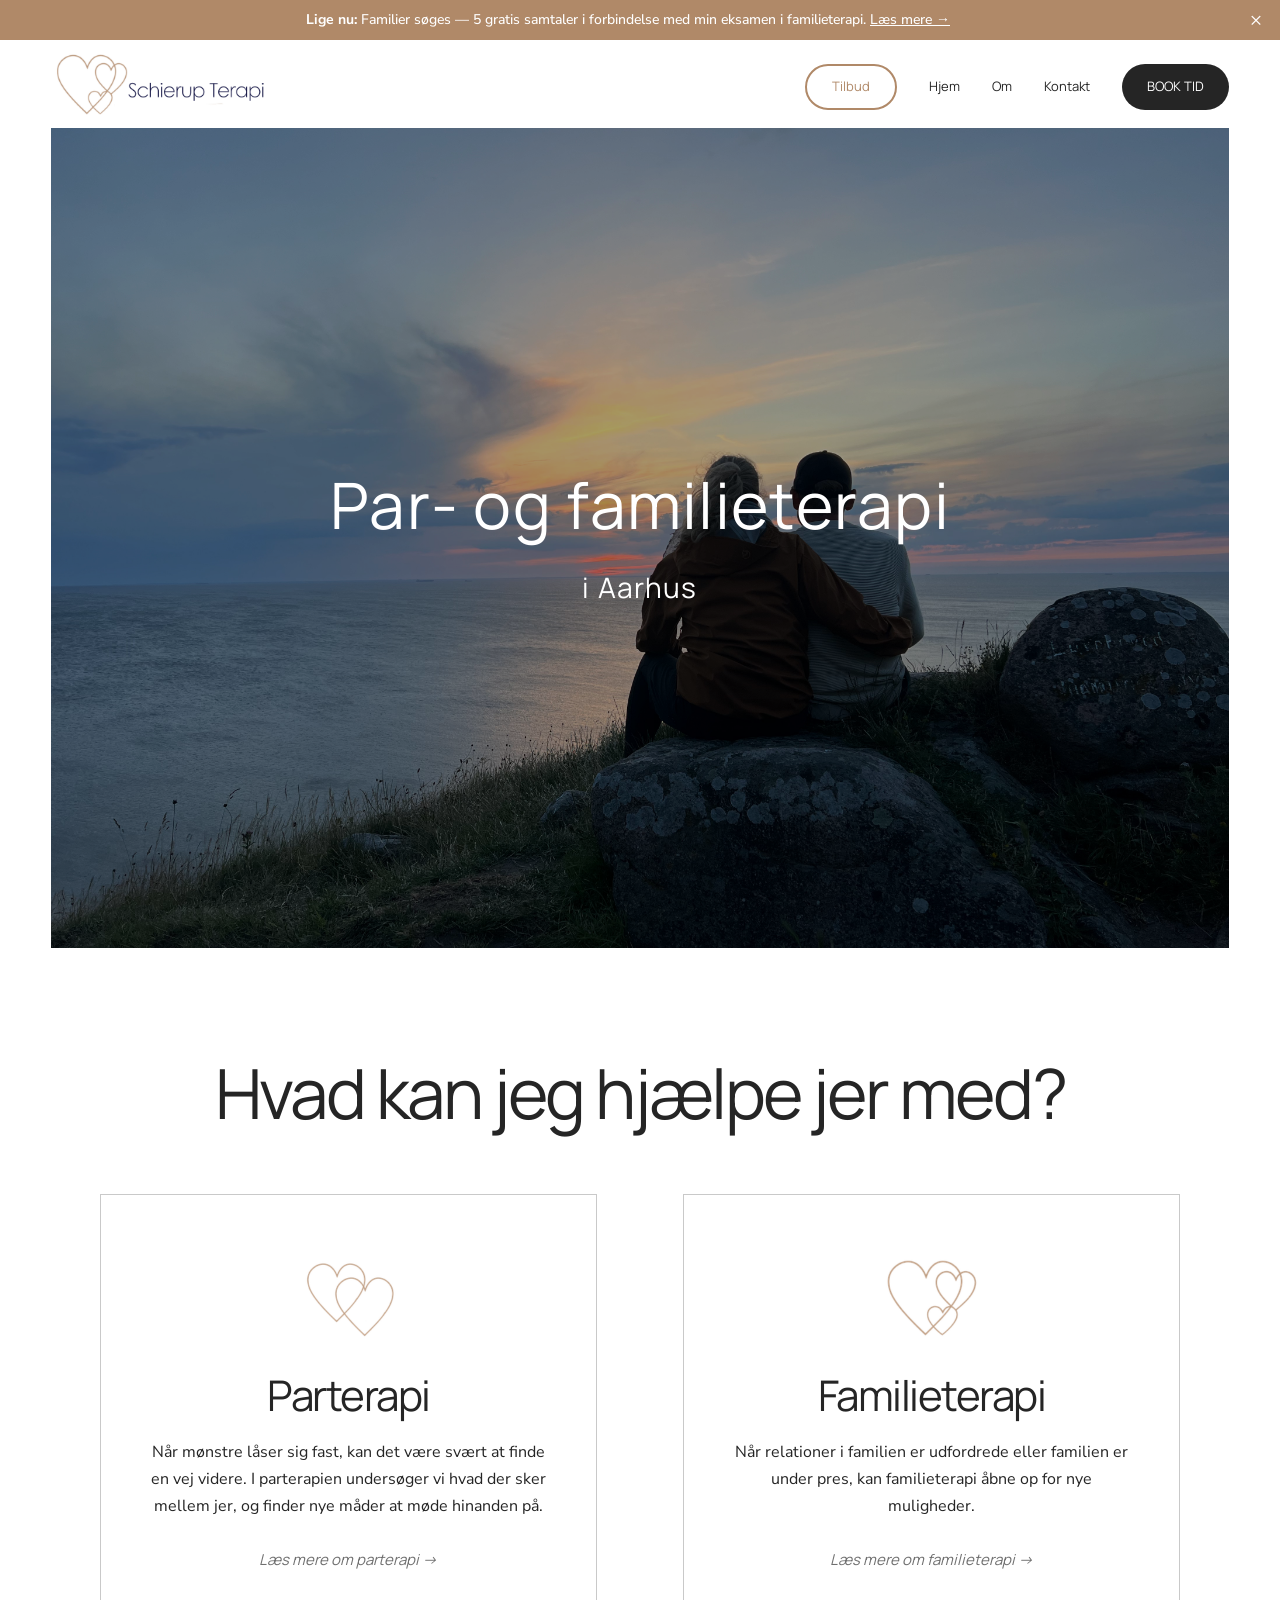
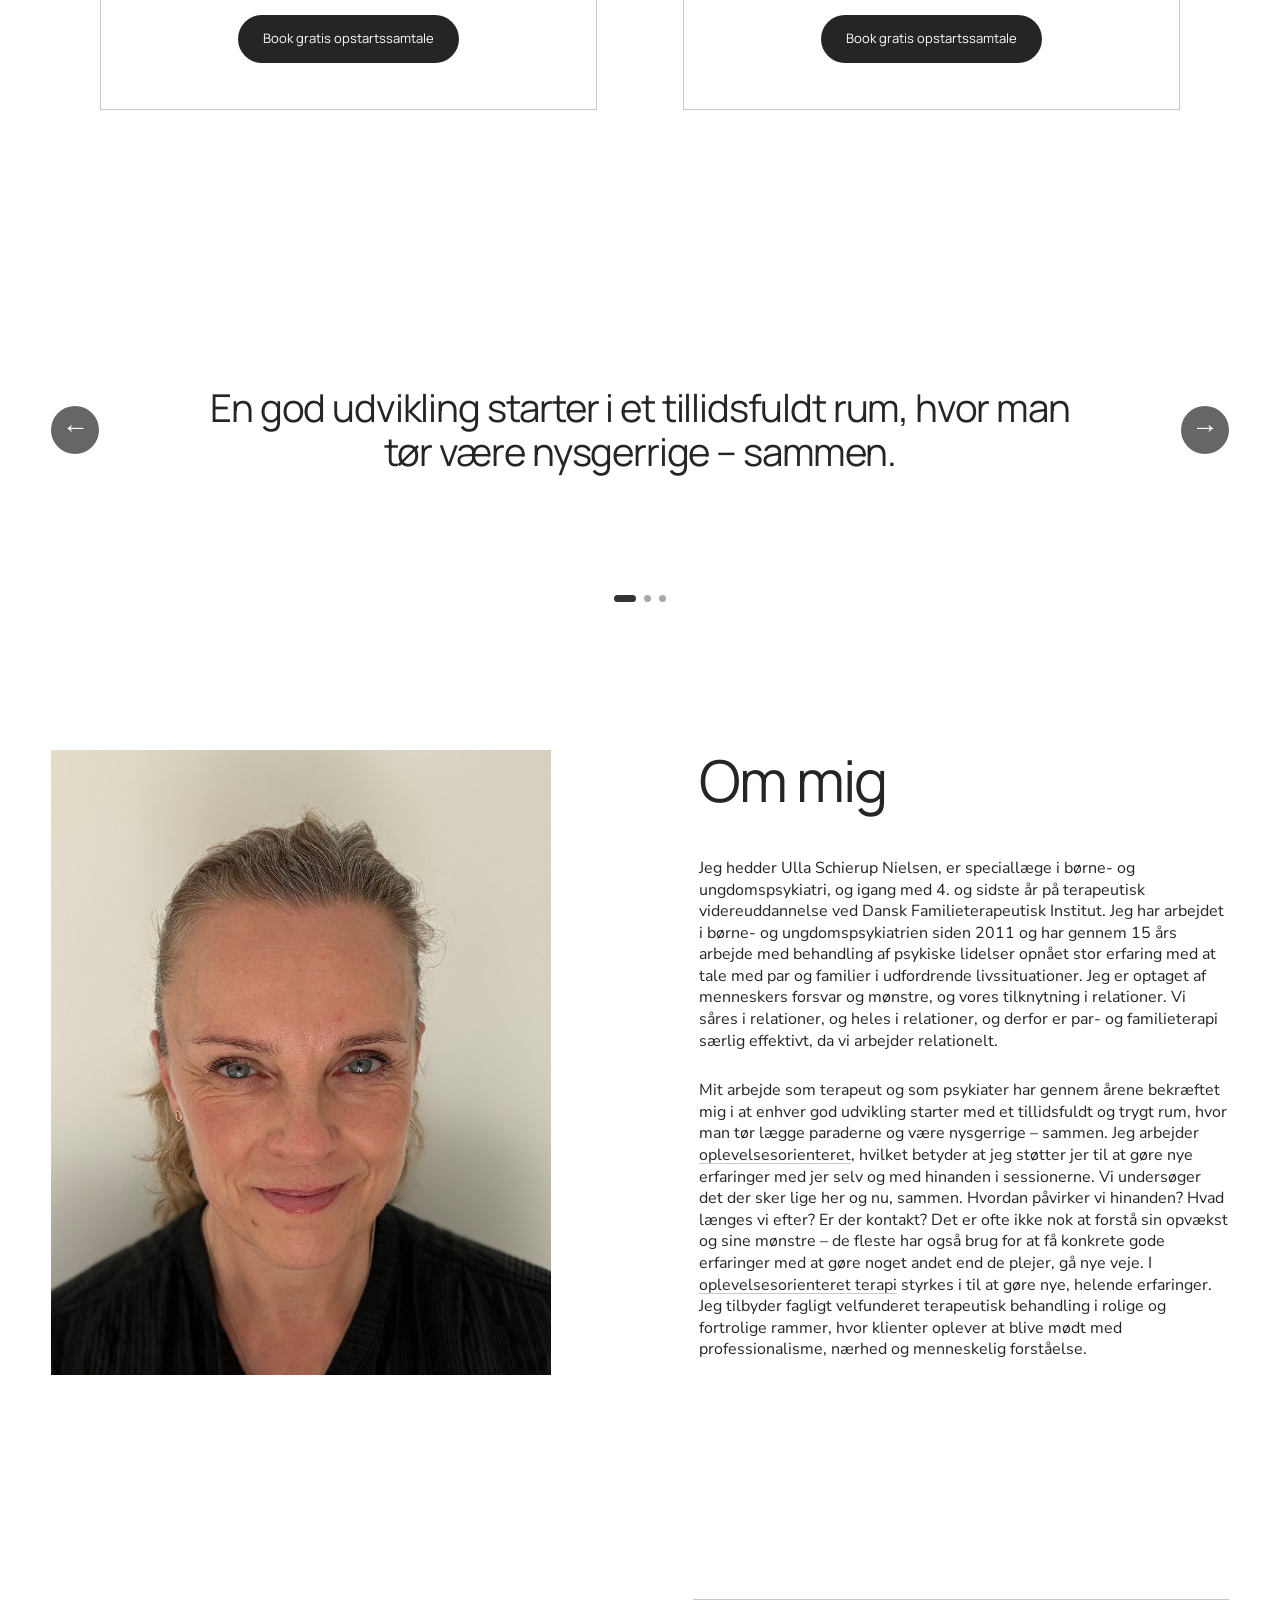
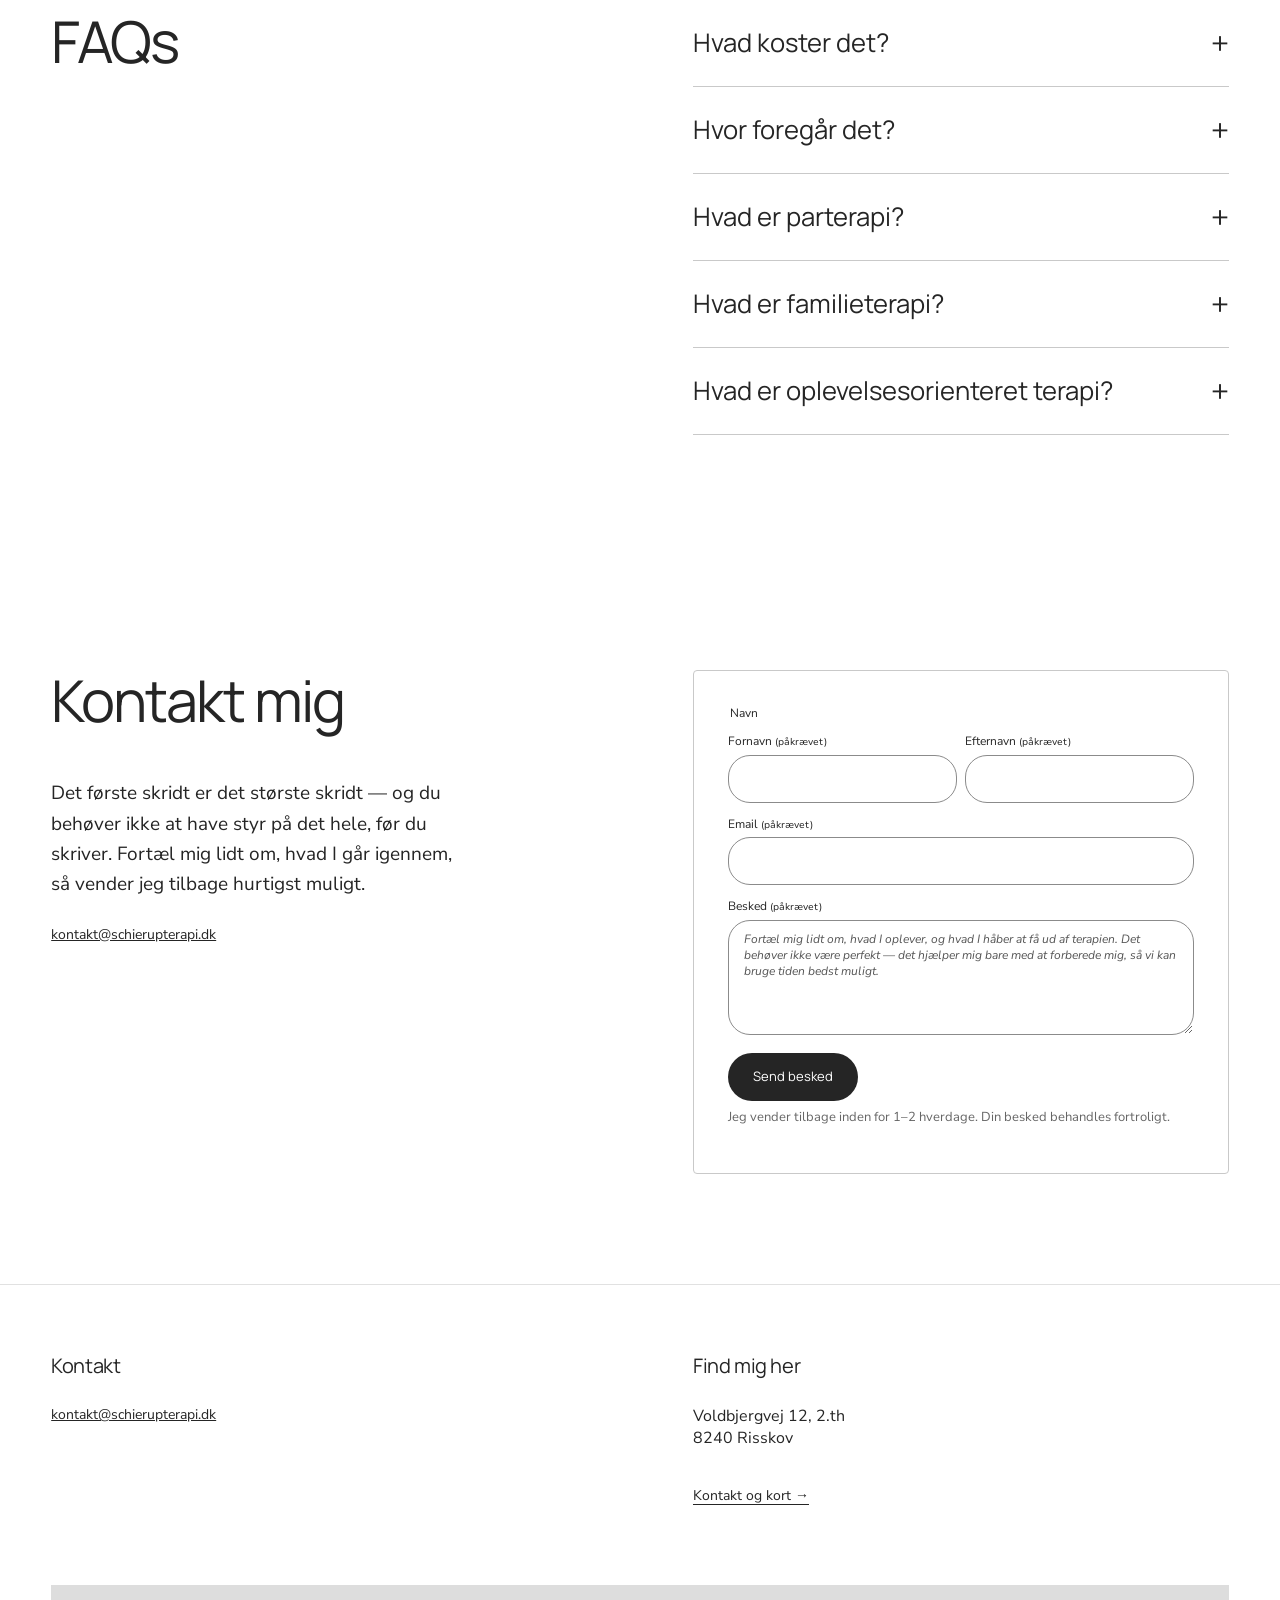
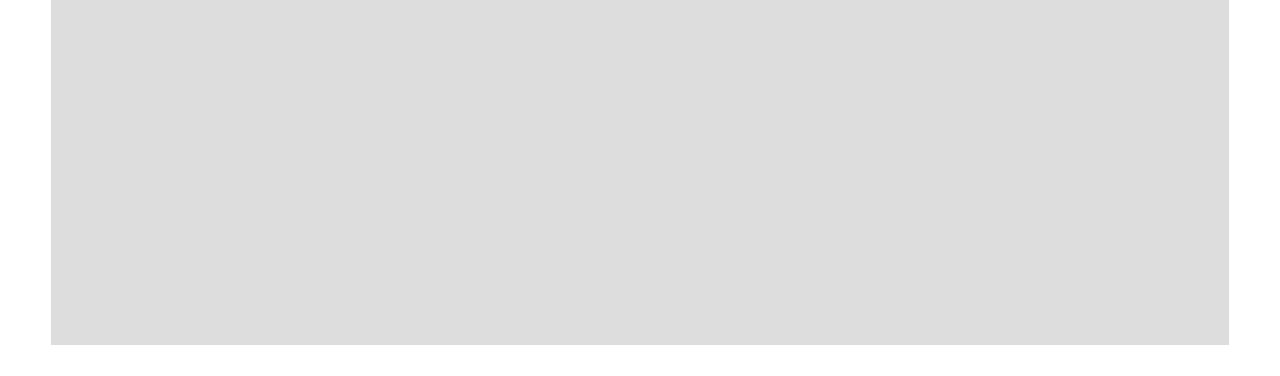
<file: index.html>
<!doctype html>
<html lang="da">
<head>
  <meta charset="utf-8">
  <meta name="viewport" content="width=device-width, initial-scale=1">
  <meta name="description" content="Parterapi og familieterapi i Aarhus/Risskov ved Ulla Schierup Nielsen. Få hjælp til relationer, konflikter og familieliv. Book gratis opstartssamtale.">
<link rel="canonical" href="https://www.schierupterapi.dk/">
<meta property="og:title" content="Schierup Terapi — Parterapi og familieterapi i Aarhus">
<meta property="og:description" content="Parterapi og familieterapi i Aarhus/Risskov. Få hjælp til relationer, konflikter og familieliv. Book gratis opstartssamtale.">
<meta property="og:type" content="website">
<meta property="og:url" content="https://www.schierupterapi.dk/">
  <title>Schierup Terapi — Parterapi og familieterapi i Aarhus</title>
  <link rel="icon" type="image/png" sizes="32x32" href="assets/sitelogo.png?v=4" sizes="200x200">
  <link rel="shortcut icon" href="assets/sitelogo.png?v=4">
  <link rel="icon" type="image/png" sizes="180x180" href="assets/sitelogo.png?v=4" sizes="200x200">
  <link rel="apple-touch-icon" href="assets/sitelogo.png?v=4" sizes="200x200">
  <link rel="preconnect" href="https://fonts.googleapis.com">
  <link rel="preconnect" href="https://fonts.gstatic.com" crossorigin>
  <link href="https://fonts.googleapis.com/css2?family=Manrope:wght@400;500;700&family=Nunito+Sans:ital,wght@0,400;0,700;1,400&display=swap" rel="stylesheet">
  <link rel="stylesheet" href="styles.css?v=18">
<script type="application/ld+json">
{
  "@context": "https://schema.org",
  "@type": "LocalBusiness",
  "name": "Schierup Terapi",
  "description": "Parterapi og familieterapi i Aarhus/Risskov",
  "url": "https://www.schierupterapi.dk/",
  "email": "kontakt@schierupterapi.dk",
  "address": {
    "@type": "PostalAddress",
    "streetAddress": "Voldbjergvej 12, 2. th",
    "postalCode": "8240",
    "addressLocality": "Risskov",
    "addressCountry": "DK"
  },
  "areaServed": "Aarhus"
}
</script>
</head>
<body>
  <div class="site-banner" id="site-banner" role="region" aria-label="Tilbud">
    <a class="site-banner-link" href="tilbud"><strong>Lige nu:</strong> Familier søges — 5 gratis samtaler i forbindelse med min eksamen i familieterapi. <span class="banner-cta">Læs mere →</span></a>
    <button class="site-banner-close" type="button" aria-label="Luk banner" data-banner-close>×</button>
  </div>
  <a class="skip-link" href="#main">Gå til indhold</a>
  <header class="site-header">
    <a class="brand" href="#top" aria-label="Schierup Terapi – forside"><img src="assets/logo.png" alt="Schierup Terapi"></a>
    <button class="menu-toggle" type="button" aria-expanded="false" aria-controls="navigation"><span></span><span></span><span></span><span class="sr-only">Åbn menu</span></button>
    <nav id="navigation" aria-label="Hovedmenu">
      <a class="button button-offer" href="tilbud">Tilbud</a><a href="/">Hjem</a><a href="om">Om</a>
      <a href="kontakt">Kontakt</a>
      <a class="button button-header" href="book">BOOK TID</a>
    </nav>
  </header>

  <main id="main">
    <section class="hero" id="top" aria-label="Par- og familieterapi">
      <img src="assets/hero.jpg" alt="Yogaøvelse i et lyst rum" fetchpriority="high" decoding="async">
      <div class="hero-shade"></div>
      <div class="hero-content">
        <blockquote>Par- og familieterapi</blockquote>
        <cite>i Aarhus</cite>
      </div>
    </section>

    <section class="services section-shell">
      <h1>Hvad kan jeg hjælpe jer med?</h1>
      <div class="service-cards">
        <article class="service-card">
          <img class="service-icon" src="assets/parterapi.png" alt="" loading="lazy" decoding="async">
          <h2>Parterapi</h2>
          <p>Når mønstre låser sig fast, kan det være svært at finde en vej videre. I parterapien undersøger vi hvad der sker mellem jer, og finder nye måder at møde hinanden på.</p>
          <a class="card-link-secondary" href="#faq">Læs mere om parterapi <span>→</span></a>
          <a class="button treatment-button" href="book">Book gratis opstartssamtale</a>
        </article>
        <article class="service-card">
          <img class="service-icon" src="assets/familieterapi.png" alt="" loading="lazy" decoding="async">
          <h2>Familieterapi</h2>
          <p>Når relationer i familien er udfordrede eller familien er under pres, kan familieterapi åbne op for nye muligheder.</p>
          <a class="card-link-secondary" href="#faq">Læs mere om familieterapi <span>→</span></a>
          <a class="button treatment-button" href="book">Book gratis opstartssamtale</a>
        </article>
      </div>
    </section>

    <section class="testimonial-strip" aria-label="Citater">
      <button class="round-arrow" type="button" data-quote-prev aria-label="Forrige citat">←</button>
      <div class="quote-viewport" aria-live="polite">
        <blockquote class="quote-slide is-active">En god udvikling starter i et tillidsfuldt rum, hvor man tør være nysgerrige – sammen.</blockquote>
        <blockquote class="quote-slide">Det er ikke altid nok at forstå sin opvækst. Ofte sker forandringen først når vi træder nye spor.</blockquote>
        <blockquote class="quote-slide">Når vi tør møde os selv og hinanden som vi er, kan vi tage personligt ansvar.</blockquote>
      </div>
      <button class="round-arrow" type="button" data-quote-next aria-label="Næste citat">→</button>
      <div class="quote-dots" data-quote-dots aria-label="Vælg citat"></div>
    </section>

    <section class="about section-shell" id="om">
      <div class="about-inner">
        <div class="about-visual">
          <div class="about-portrait">
            <img src="assets/portræt.jpg" alt="Ulla Schierup Nielsen" loading="lazy" decoding="async">
          </div>
        </div>
        <div class="about-copy">
          <h2>Om mig</h2>
          <p>Jeg hedder Ulla Schierup Nielsen, er speciallæge i børne- og ungdomspsykiatri, og igang med 4. og sidste år på terapeutisk videreuddannelse ved Dansk Familieterapeutisk Institut. Jeg har arbejdet i børne- og ungdomspsykiatrien siden 2011 og har gennem 15 års arbejde med behandling af psykiske lidelser opnået stor erfaring med at tale med par og familier i udfordrende livssituationer. Jeg er optaget af menneskers forsvar og mønstre, og vores tilknytning i relationer. Vi såres i relationer, og heles i relationer, og derfor er par- og familieterapi særlig effektivt, da vi arbejder relationelt.</p>
          <p>Mit arbejde som terapeut og som psykiater har gennem årene bekræftet mig i at enhver god udvikling starter med et tillidsfuldt og trygt rum, hvor man tør lægge paraderne og være nysgerrige – sammen. Jeg arbejder <a class="inline-link" href="/#oplevelsesorienteret-terapi">oplevelsesorienteret</a>, hvilket betyder at jeg støtter jer til at gøre nye erfaringer med jer selv og med hinanden i sessionerne. Vi undersøger det der sker lige her og nu, sammen. Hvordan påvirker vi hinanden? Hvad længes vi efter? Er der kontakt? Det er ofte ikke nok at forstå sin opvækst og sine mønstre – de fleste har også brug for at få konkrete gode erfaringer med at gøre noget andet end de plejer, gå nye veje. I <a class="inline-link" href="/#oplevelsesorienteret-terapi">oplevelsesorienteret terapi</a> styrkes i til at gøre nye, helende erfaringer. Jeg tilbyder fagligt velfunderet terapeutisk behandling i rolige og fortrolige rammer, hvor klienter oplever at blive mødt med professionalisme, nærhed og menneskelig forståelse.</p>
        </div> 
      </div>
    </section>

    <section class="faq section-shell" id="faq">
      <h2>FAQs</h2>
      <div class="faq-list">
        <details>
          <summary>Hvad koster det?<span>+</span></summary>
          <div class="faq-answer"><p>Parterapi, 90 minutter: 1.200 kr. pr. session, 5 sessioner for 5.000 kr</p><p>Familieterapi, 90 minutter: 1.200 kr. pr. session, 5 sessioner for 5.000 kr</p></div>
        </details>
        <details>
          <summary>Hvor foregår det?<span>+</span></summary>
          <div class="faq-answer"><p>Alle sessioner foregår i Institut for Mental Sundheds lokaler på Voldbjergvej 12, 2. th, 8240 Risskov.</p></div>
        </details>
        <details>
          <summary>Hvad er parterapi?<span>+</span></summary>
          <div class="faq-answer"><p>Når vi indgår i en tæt relation, påvirker vi hinanden. Der vil opstå misforståelser og konflikter som skal håndteres, og vores tillærte mønstre vil uundgåeligt brydes med hinanden. Vi udfordres i at være os selv, sammen. Vi konfronteres med vores mindre pæne sider, og nogle gange kan det være slidsomt. Sådan er parforhold for alle, og mange par finder efterhånden en god vej til at løse konflikter når de opstår.</p><p>Nogle gange bliver dynamikkerne så fastlåste at det er svært at se vejen videre – eller der opstår pludselig pres fra omgivelserne som vælter læsset. Parterapi kan løsne det fastlåste og åbne nye muligheder for udvikling.</p><p>Sammen undersøger vi hvordan I påvirker hinanden, hvilke behov der ligger bag reaktionerne, og tager udgangspunkt i det der foregår imellem jer, når nye veje skal findes. Da parterapi arbejder i det relationelle felt, er det en langt mere effektiv udviklingsmulighed end individuel terapi. Vi såres i relationer og heles i relationer.</p></div>
        </details>
        <details>
          <summary>Hvad er familieterapi?<span>+</span></summary>
          <div class="faq-answer"><p>I vores familierelationer påvirkes vi livslangt. Uløste konflikter kan skabe afstand, spændinger og dårlig stemning i hjemmet eller i familien. Det mærker alle, både voksne og børn.</p><p>Familiens mønstre kan sætte spor i barndommen som rækker langt ind i voksenalderen, og man kan som voksen have brug for at få talt ud med sine voksne søskende eller ældre forældre. Der kan også pludselig opstå ydre pres på familien som udløser behov for at styrke relationerne.</p><p>Familieterapi handler om at tale om det der fylder i et trygt rum hvor alle bliver hørt. I terapien er vi sammen om at finde ud af hvordan I påvirker hinanden, hvilke behov og længsler der ligger bag reaktionerne, og tager udgangspunkt i det der foregår mellem jer i sessionerne, når nye veje skal findes. Når relationerne styrkes, skabes der mere ro, tryghed og plads til at være sig selv.</p><p>Børn kan deltage i terapien. De mærker stemninger i hjemmet og har brug for at føle sig betydningsfulde, at blive set, og at opleve at de voksne tager ansvar for at løse det der er svært. Børn kan derfor være en vigtig del af terapien, og vi finder sammen ud af hvordan og hvornår de deltager.</p><p>Da familieterapi arbejder i det relationelle felt, er det en langt mere effektiv udviklingsmulighed end individuel terapi. Vi såres i relationer og heles i relationer.</p></div>
        </details>
        <details id="oplevelsesorienteret-terapi">
          <summary>Hvad er oplevelsesorienteret terapi?<span>+</span></summary>
          <div class="faq-answer"><p>Jeg er uddannet på Dansk Familieterapeutisk Institut, som har stort fokus på oplevelsesorienteret terapi. Det betyder at jeg støtter jer til at gøre nye erfaringer med jer selv og hinanden i sessionerne. Vi undersøger hvad der sker lige her og nu, sammen. Hvordan påvirker vi hinanden? Hvordan lander vores ord? Hvilke behov og længsler ligger bag de reaktioner der kommer? Er der kontakt?</p><p>Det er ofte ikke nok at forstå sin opvækst og sine mønstre rent intellektuelt, selvom det absolut også har stor værdi. De fleste har også brug for at få konkrete erfaringer med at gøre noget andet end de plejer. Bryde dynamikken.</p><p>Når vi støttes til at tage de første spæde skridt til at bryde med vores gamle mønstre, og oplever her og nu at vores nye adfærd bliver mødt positivt i vores nære relationer, så skifter vi fra ren intellektuel forståelse til en dyb følelsesmæssig erfaring, som forplanter sig ud i nervesystem og krop. Deri ligger den sande, store forandring. Dette er kernen i oplevelsesorienteret terapi.</p></div>
        </details>
      </div>
    </section>

    <section class="contact section-shell" id="kontakt">
      <div class="contact-info">
        <h2>Kontakt mig</h2>
        <p class="contact-note">Det første skridt er det største skridt — og du behøver ikke at have styr på det hele, før du skriver. Fortæl mig lidt om, hvad I går igennem, så vender jeg tilbage hurtigst muligt.</p>
        <a href="mailto:kontakt@schierupterapi.dk">kontakt@schierupterapi.dk</a>
      </div>
      <form class="form" action="https://formsubmit.co/kontakt@schierupterapi.dk" method="POST" data-contact-form>
        <input type="hidden" name="_subject" value="Ny kontakt fra schierupterapi.dk">
        <input type="hidden" name="_next" value="https://www.schierupterapi.dk/?sendt=tak">
        <div class="hp-field" aria-hidden="true">
          <label> Lad feltet stå tomt<input name="website" tabindex="-1" autocomplete="off"></label>
        </div>
        <fieldset><legend>Navn</legend><div class="field-row"><label>Fornavn <small>(påkrævet)</small><input name="fornavn" required></label><label>Efternavn <small>(påkrævet)</small><input name="efternavn" required></label></div><label>Email <small>(påkrævet)</small><input name="email" type="email" required></label><label>Besked <small>(påkrævet)</small><textarea name="besked" required placeholder="Fortæl mig lidt om, hvad I oplever, og hvad I håber at få ud af terapien. Det behøver ikke være perfekt — det hjælper mig bare med at forberede mig, så vi kan bruge tiden bedst muligt."></textarea></label><button class="button" type="submit">Send besked</button><p class="form-trust">Jeg vender tilbage inden for 1–2 hverdage. Din besked behandles fortroligt.</p><p class="form-status" aria-live="polite"></p></fieldset>
      </form>
    </section>
  </main>

  <footer class="site-footer section-shell">
    <div><h2>Kontakt</h2><a href="mailto:kontakt@schierupterapi.dk">kontakt@schierupterapi.dk</a></div>
    <div><h2>Find mig her</h2><p>Voldbjergvej 12, 2.th<br>8240 Risskov</p><a class="inline-page-link" href="kontakt">Kontakt og kort →</a></div>
    <div class="footer-map"><iframe title="Kort over Voldbjergvej 12, Risskov" loading="lazy" src="https://www.google.com/maps?q=Voldbjergvej%2012%2C%202.%20th%2C%208240%20Risskov&output=embed"></iframe></div>
  </footer>
  <script src="script.js?v=20"></script>
</body>
</html>
</file>
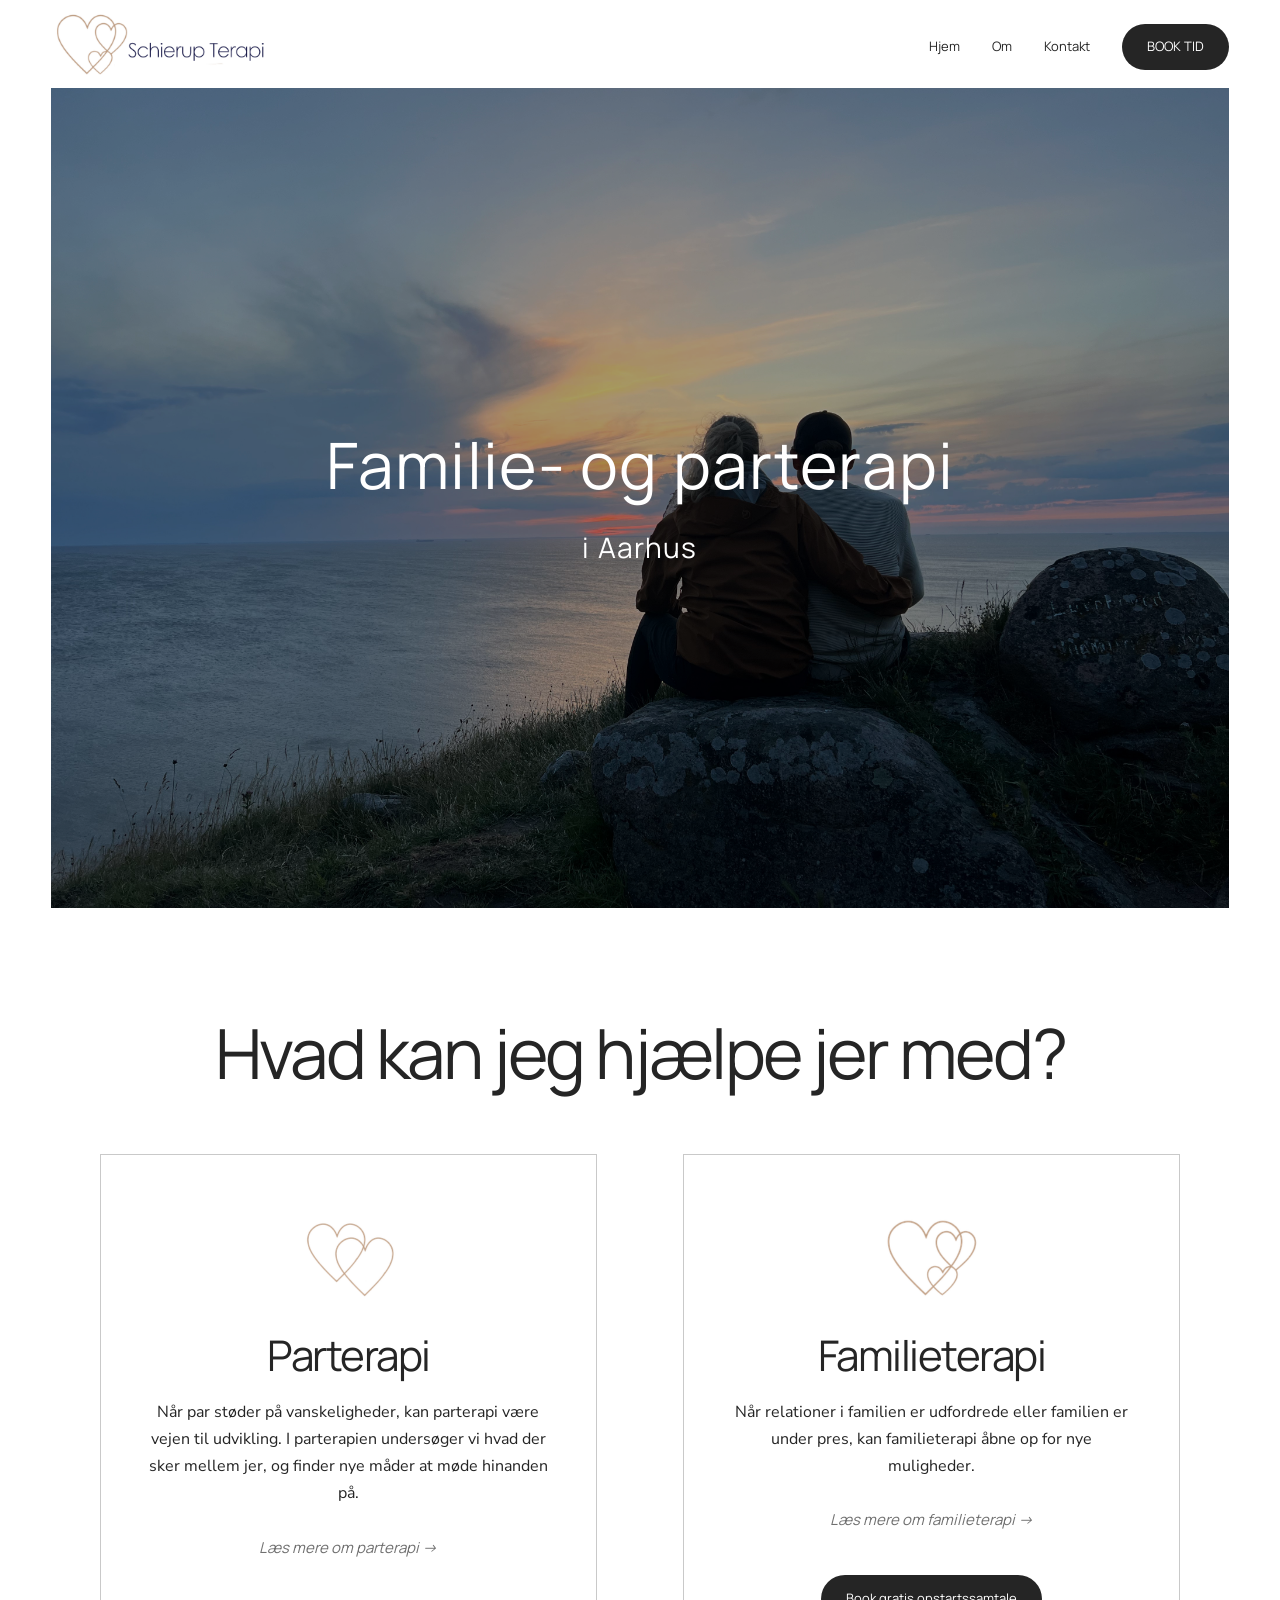
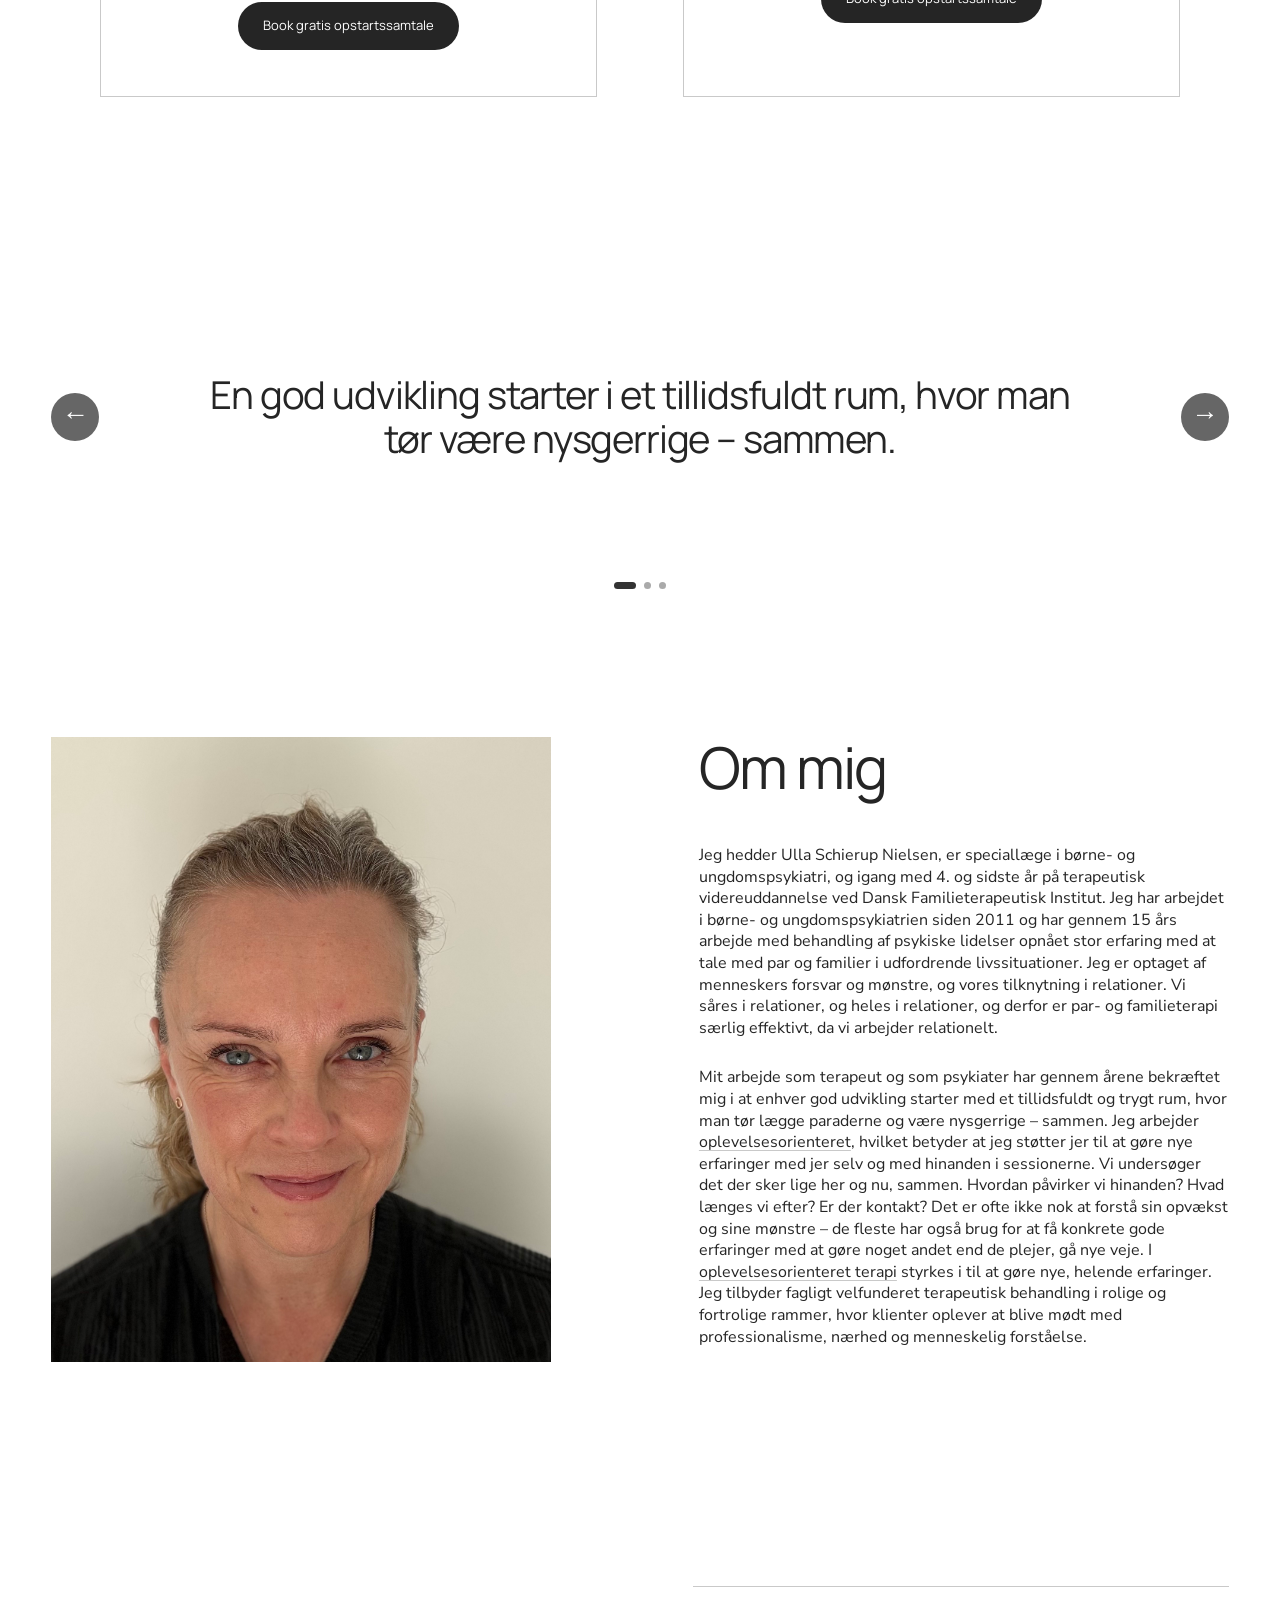
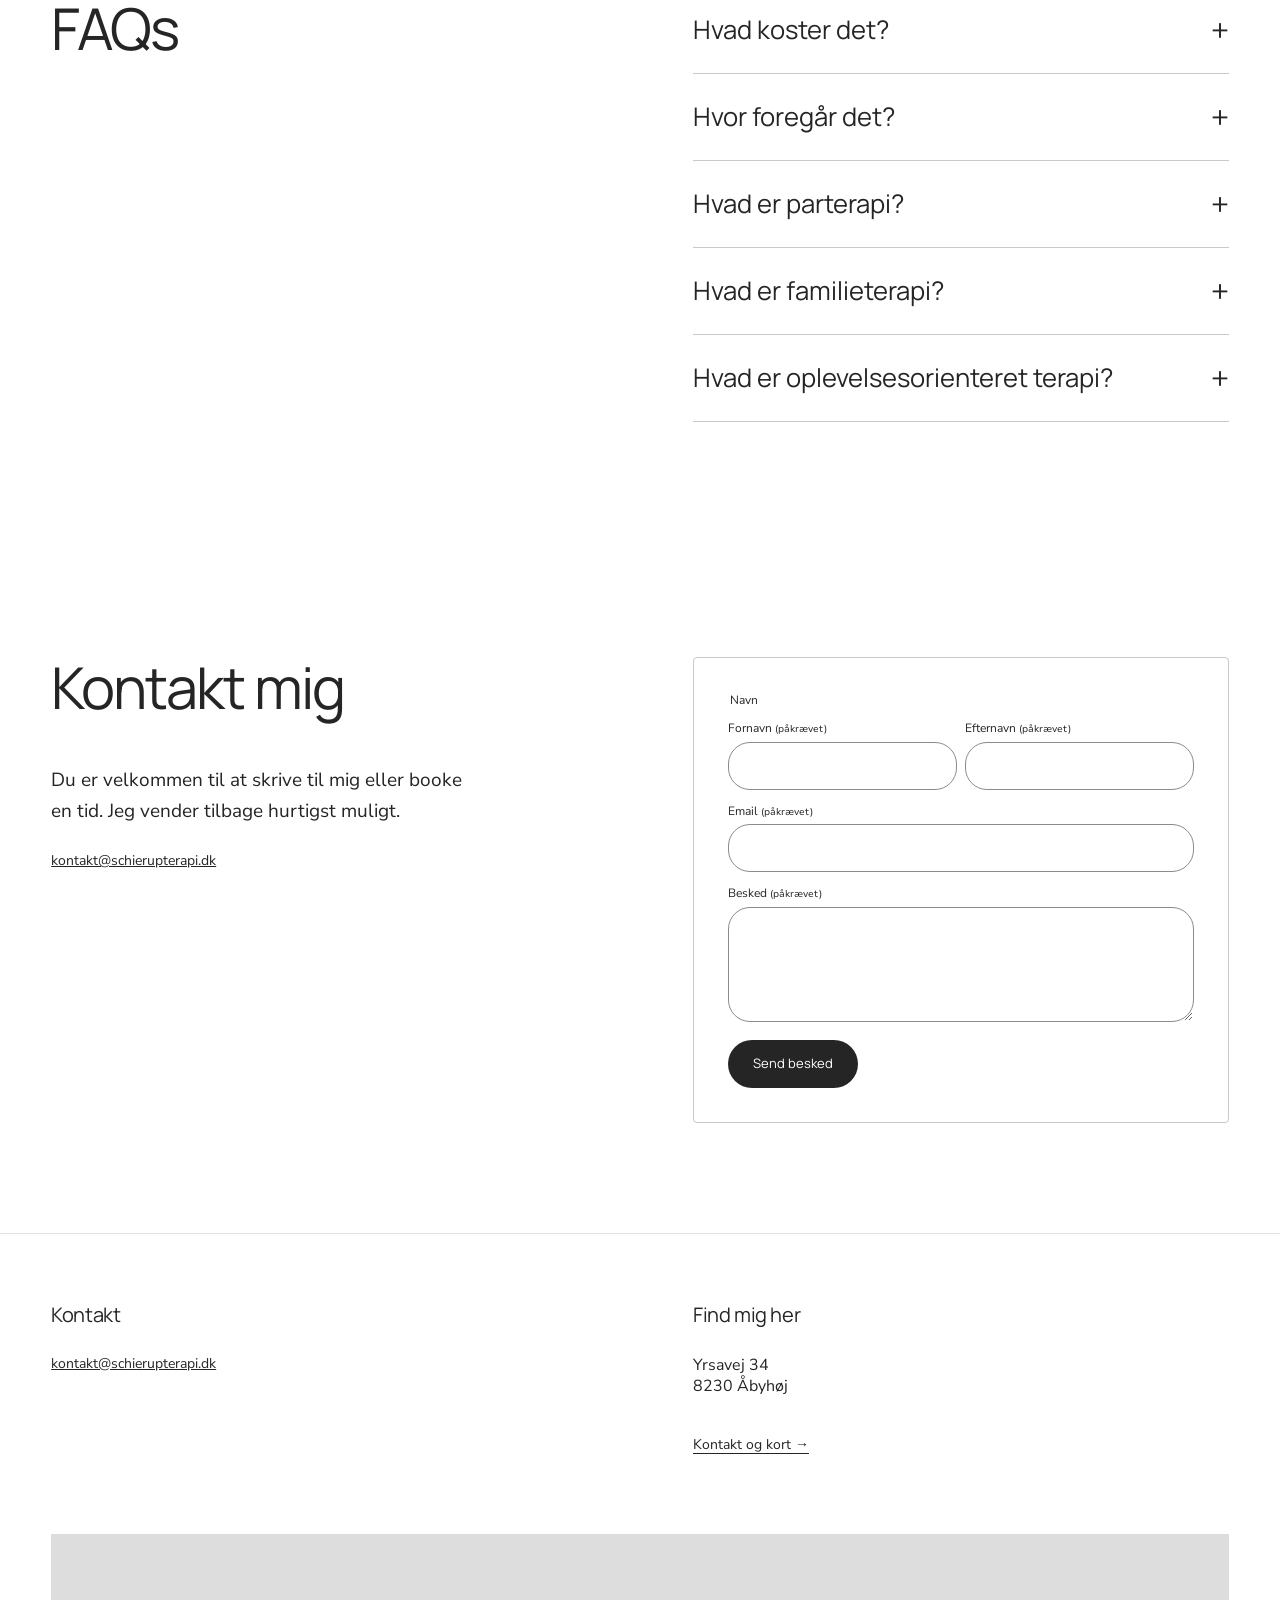
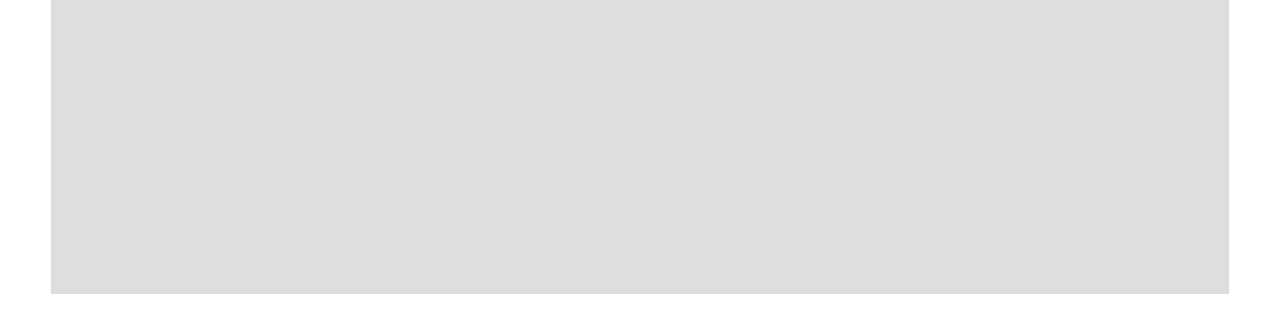
<file: Schierupterapi/index.html>
<!doctype html>
<html lang="da">
<head>
  <meta charset="utf-8">
  <meta name="viewport" content="width=device-width, initial-scale=1">
  <meta name="description" content="Familieterapi og parterapi ved Ulla Schierup Nielsen i Åbyhøj.">
  <title>Ulla Schierup Nielsen — Familieterapi</title>
  <link rel="preconnect" href="https://fonts.googleapis.com">
  <link rel="preconnect" href="https://fonts.gstatic.com" crossorigin>
  <link href="https://fonts.googleapis.com/css2?family=Manrope:wght@400;500;700&family=Nunito+Sans:ital,wght@0,400;0,700;1,400&display=swap" rel="stylesheet">
  <link rel="stylesheet" href="styles.css?v=17">
</head>
<body>
  <a class="skip-link" href="#main">Gå til indhold</a>
  <header class="site-header">
    <a class="brand" href="#top" aria-label="Schierup Terapi – forside"><img src="assets/logo.png" alt="Schierup Terapi"></a>
    <button class="menu-toggle" type="button" aria-expanded="false" aria-controls="navigation"><span></span><span></span><span></span><span class="sr-only">Åbn menu</span></button>
    <nav id="navigation" aria-label="Hovedmenu">
      <a href="index.html">Hjem</a><a href="om.html">Om</a>
      <a href="kontakt.html">Kontakt</a>
      <a class="button button-header" href="book.html">BOOK TID</a>
    </nav>
  </header>

  <main id="main">
    <section class="hero" id="top" aria-label="Familieterapi">
      <img src="assets/hero.jpg" alt="Yogaøvelse i et lyst rum">
      <div class="hero-shade"></div>
      <div class="hero-content">
        <blockquote>Familie- og parterapi</blockquote>
        <cite>i Aarhus</cite>
      </div>
    </section>

    <section class="services section-shell">
      <h1>Hvad kan jeg hjælpe jer med?</h1>
      <div class="service-cards">
        <article class="service-card">
          <img class="service-icon" src="assets/parterapi.png" alt="">
          <h2>Parterapi</h2>
          <p>Når par støder på vanskeligheder, kan parterapi være vejen til udvikling. I parterapien undersøger vi hvad der sker mellem jer, og finder nye måder at møde hinanden på.</p>
          <a class="card-link-secondary" href="#parterapi">Læs mere om parterapi <span>→</span></a>
          <a class="button treatment-button" href="book.html">Book gratis opstartssamtale</a>
        </article>
        <article class="service-card">
          <img class="service-icon" src="assets/familieterapi.png" alt="">
          <h2>Familieterapi</h2>
          <p>Når relationer i familien er udfordrede eller familien er under pres, kan familieterapi åbne op for nye muligheder.</p>
          <a class="card-link-secondary" href="#familieterapi">Læs mere om familieterapi <span>→</span></a>
          <a class="button treatment-button" href="book.html">Book gratis opstartssamtale</a>
        </article>
      </div>
    </section>

    <section class="testimonial-strip" aria-label="Citater">
      <button class="round-arrow" type="button" data-quote-prev aria-label="Forrige citat">←</button>
      <div class="quote-viewport" aria-live="polite">
        <blockquote class="quote-slide is-active">En god udvikling starter i et tillidsfuldt rum, hvor man tør være nysgerrige – sammen.</blockquote>
        <blockquote class="quote-slide">Det er ikke altid nok at forstå sin opvækst. Ofte sker forandringen først når vi træder nye spor.</blockquote>
        <blockquote class="quote-slide">Når vi tør møde os selv og hinanden som vi er, kan vi tage personligt ansvar.</blockquote>
      </div>
      <button class="round-arrow" type="button" data-quote-next aria-label="Næste citat">→</button>
      <div class="quote-dots" data-quote-dots aria-label="Vælg citat"></div>
    </section>

    <section class="about section-shell" id="om">
      <div class="about-inner">
        <div class="about-visual">
          <div class="about-portrait">
            <img src="assets/portræt.jpg" alt="Ulla Schierup Nielsen">
          </div>
        </div>
        <div class="about-copy">
          <h2>Om mig</h2>
          <p>Jeg hedder Ulla Schierup Nielsen, er speciallæge i børne- og ungdomspsykiatri, og igang med 4. og sidste år på terapeutisk videreuddannelse ved Dansk Familieterapeutisk Institut. Jeg har arbejdet i børne- og ungdomspsykiatrien siden 2011 og har gennem 15 års arbejde med behandling af psykiske lidelser opnået stor erfaring med at tale med par og familier i udfordrende livssituationer. Jeg er optaget af menneskers forsvar og mønstre, og vores tilknytning i relationer. Vi såres i relationer, og heles i relationer, og derfor er par- og familieterapi særlig effektivt, da vi arbejder relationelt.</p>
          <p>Mit arbejde som terapeut og som psykiater har gennem årene bekræftet mig i at enhver god udvikling starter med et tillidsfuldt og trygt rum, hvor man tør lægge paraderne og være nysgerrige – sammen. Jeg arbejder <a class="inline-link" href="index.html#oplevelsesorienteret-terapi">oplevelsesorienteret</a>, hvilket betyder at jeg støtter jer til at gøre nye erfaringer med jer selv og med hinanden i sessionerne. Vi undersøger det der sker lige her og nu, sammen. Hvordan påvirker vi hinanden? Hvad længes vi efter? Er der kontakt? Det er ofte ikke nok at forstå sin opvækst og sine mønstre – de fleste har også brug for at få konkrete gode erfaringer med at gøre noget andet end de plejer, gå nye veje. I <a class="inline-link" href="index.html#oplevelsesorienteret-terapi">oplevelsesorienteret terapi</a> styrkes i til at gøre nye, helende erfaringer. Jeg tilbyder fagligt velfunderet terapeutisk behandling i rolige og fortrolige rammer, hvor klienter oplever at blive mødt med professionalisme, nærhed og menneskelig forståelse.</p>
        </div> 
      </div>
    </section>

    <section class="faq section-shell" id="faq">
      <h2>FAQs</h2>
      <div class="faq-list">
        <details>
          <summary>Hvad koster det?<span>+</span></summary>
          <div class="faq-answer"><p>Parterapi, 90 minutter: 1.200 kr. pr. session, 5 sessioner for 5.000 kr</p><p>Familieterapi, 90 minutter: 1.200 kr. pr. session, 5 sessioner for 5.000 kr</p></div>
        </details>
        <details>
          <summary>Hvor foregår det?<span>+</span></summary>
          <div class="faq-answer"><p>Alle sessioner foregår i Dansk Familiterapeutisk Instituts terapilokaler på Yrsavej 34, 8230 Åbyhøj.</p></div>
        </details>
        <details id="parterapi">
          <summary>Hvad er parterapi?<span>+</span></summary>
          <div class="faq-answer"><p>Når vi indgår i en tæt relation, påvirker vi hinanden. Der vil opstå misforståelser og konflikter som skal håndteres, og vores tillærte mønstre vil uundgåeligt brydes med hinanden. Vi udfordres i at være os selv, sammen. Vi konfronteres med vores mindre pæne sider, og nogle gange kan det være slidsomt. Sådan er parforhold for alle, og mange par finder efterhånden en god vej til at løse konflikter når de opstår.</p><p>Nogle gange bliver dynamikkerne så fastlåste at det er svært at se vejen videre – eller der opstår pludselig pres fra omgivelserne som vælter læsset. Parterapi kan løsne det fastlåste og åbne nye muligheder for udvikling.</p><p>Sammen undersøger vi hvordan I påvirker hinanden, hvilke behov der ligger bag reaktionerne, og tager udgangspunkt i det der foregår imellem jer, når nye veje skal findes. Da parterapi arbejder i det relationelle felt, er det en langt mere effektiv udviklingsmulighed end individuel terapi. Vi såres i relationer og heles i relationer.</p></div>
        </details>
        <details id="familieterapi">
          <summary>Hvad er familieterapi?<span>+</span></summary>
          <div class="faq-answer"><p>I vores familierelationer påvirkes vi livslangt. Uløste konflikter kan skabe afstand, spændinger og dårlig stemning i hjemmet eller i familien. Det mærker alle, både voksne og børn.</p><p>Familiens mønstre kan sætte spor i barndommen som rækker langt ind i voksenalderen, og man kan som voksen have brug for at få talt ud med sine voksne søskende eller ældre forældre. Der kan også pludselig opstå ydre pres på familien som udløser behov for at styrke relationerne.</p><p>Familieterapi handler om at tale om det der fylder i et trygt rum hvor alle bliver hørt. I terapien er vi sammen om at finde ud af hvordan I påvirker hinanden, hvilke behov og længsler der ligger bag reaktionerne, og tager udgangspunkt i det der foregår mellem jer i sessionerne, når nye veje skal findes. Når relationerne styrkes, skabes der mere ro, tryghed og plads til at være sig selv.</p><p>Børn kan deltage i terapien. De mærker stemninger i hjemmet og har brug for at føle sig betydningsfulde, at blive set, og at opleve at de voksne tager ansvar for at løse det der er svært. Børn kan derfor være en vigtig del af terapien, og vi finder sammen ud af hvordan og hvornår de deltager.</p><p>Da familieterapi arbejder i det relationelle felt, er det en langt mere effektiv udviklingsmulighed end individuel terapi. Vi såres i relationer og heles i relationer.</p></div>
        </details>
        <details id="oplevelsesorienteret-terapi">
          <summary>Hvad er oplevelsesorienteret terapi?<span>+</span></summary>
          <div class="faq-answer"><p>Jeg er uddannet på Dansk Familieterapeutisk Institut, som har stort fokus på oplevelsesorienteret terapi. Det betyder at jeg støtter jer til at gøre nye erfaringer med jer selv og hinanden i sessionerne. Vi undersøger hvad der sker lige her og nu, sammen. Hvordan påvirker vi hinanden? Hvordan lander vores ord? Hvilke behov og længsler ligger bag de reaktioner der kommer? Er der kontakt?</p><p>Det er ofte ikke nok at forstå sin opvækst og sine mønstre rent intellektuelt, selvom det absolut også har stor værdi. De fleste har også brug for at få konkrete erfaringer med at gøre noget andet end de plejer. Bryde dynamikken.</p><p>Når vi støttes til at tage de første spæde skridt til at bryde med vores gamle mønstre, og oplever her og nu at vores nye adfærd bliver mødt positivt i vores nære relationer, så skifter vi fra ren intellektuel forståelse til en dyb følelsesmæssig erfaring, som forplanter sig ud i nervesystem og krop. Deri ligger den sande, store forandring. Dette er kernen i oplevelsesorienteret terapi.</p></div>
        </details>
      </div>
    </section>

    <section class="contact section-shell" id="kontakt">
      <div class="contact-info">
        <h2>Kontakt mig</h2>
        <p class="contact-note">Du er velkommen til at skrive til mig eller booke en tid. Jeg vender tilbage hurtigst muligt.</p>
        <a href="mailto:kontakt@schierupterapi.dk">kontakt@schierupterapi.dk</a>
      </div>
      <form class="form" action="https://formsubmit.co/kontakt@schierupterapi.dk" method="POST" data-contact-form>
        <input type="hidden" name="_subject" value="Ny kontakt fra schierupterapi.dk">
        <input type="hidden" name="_next" value="https://www.schierupterapi.dk/?sendt=tak">
        <div class="hp-field" aria-hidden="true">
          <label> Lad feltet stå tomt<input name="website" tabindex="-1" autocomplete="off"></label>
        </div>
        <fieldset><legend>Navn</legend><div class="field-row"><label>Fornavn <small>(påkrævet)</small><input name="fornavn" required></label><label>Efternavn <small>(påkrævet)</small><input name="efternavn" required></label></div><label>Email <small>(påkrævet)</small><input name="email" type="email" required></label><label>Besked <small>(påkrævet)</small><textarea name="besked" required></textarea></label><button class="button" type="submit">Send besked</button><p class="form-status" aria-live="polite"></p></fieldset>
      </form>
    </section>
  </main>

  <footer class="site-footer section-shell">
    <div><h2>Kontakt</h2><a href="mailto:kontakt@schierupterapi.dk">kontakt@schierupterapi.dk</a></div>
    <div><h2>Find mig her</h2><p>Yrsavej 34<br>8230 Åbyhøj</p><a class="inline-page-link" href="kontakt.html">Kontakt og kort →</a></div>
    <div class="footer-map"><iframe title="Kort over Yrsavej 34, Åbyhøj" loading="lazy" src="https://www.google.com/maps?q=Yrsavej%2034%2C%208230%20%C3%85byh%C3%B8j&output=embed"></iframe></div>
  </footer>
  <script src="script.js?v=14"></script>
</body>
</html>
</file>
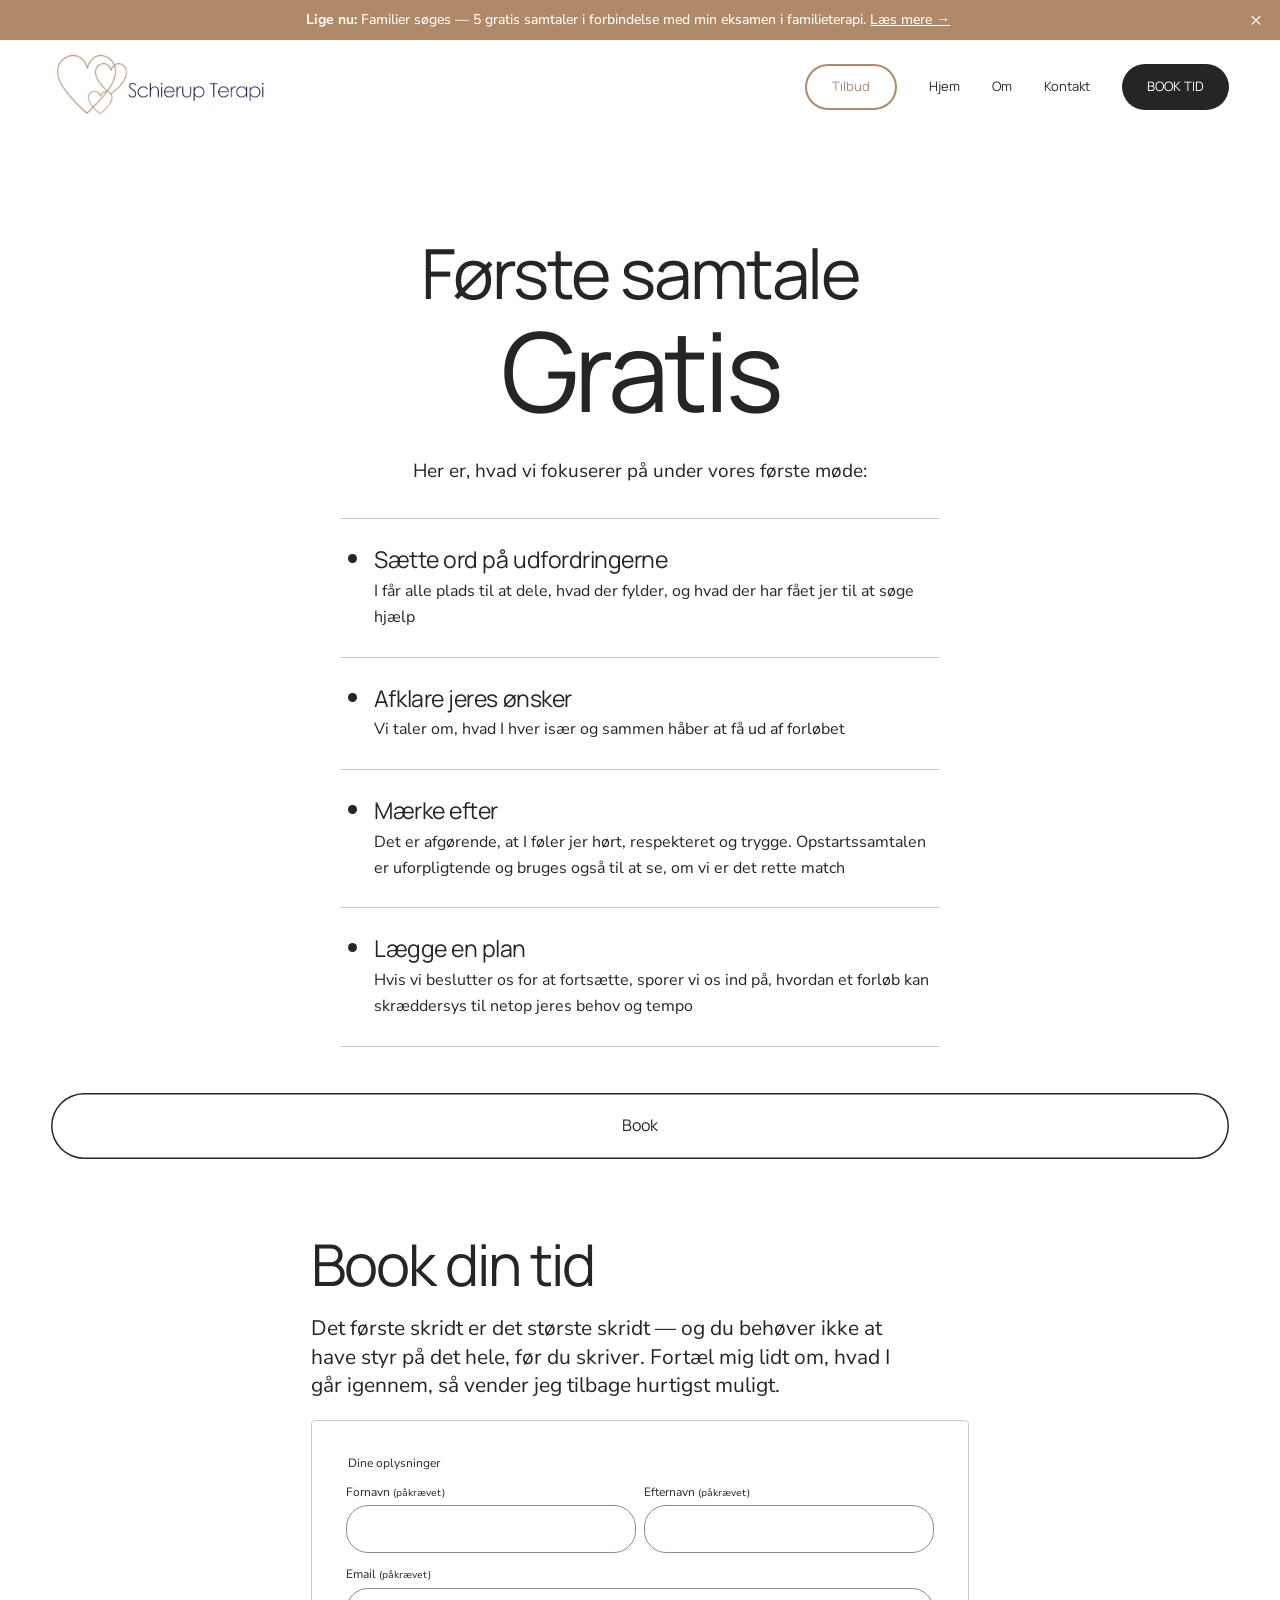
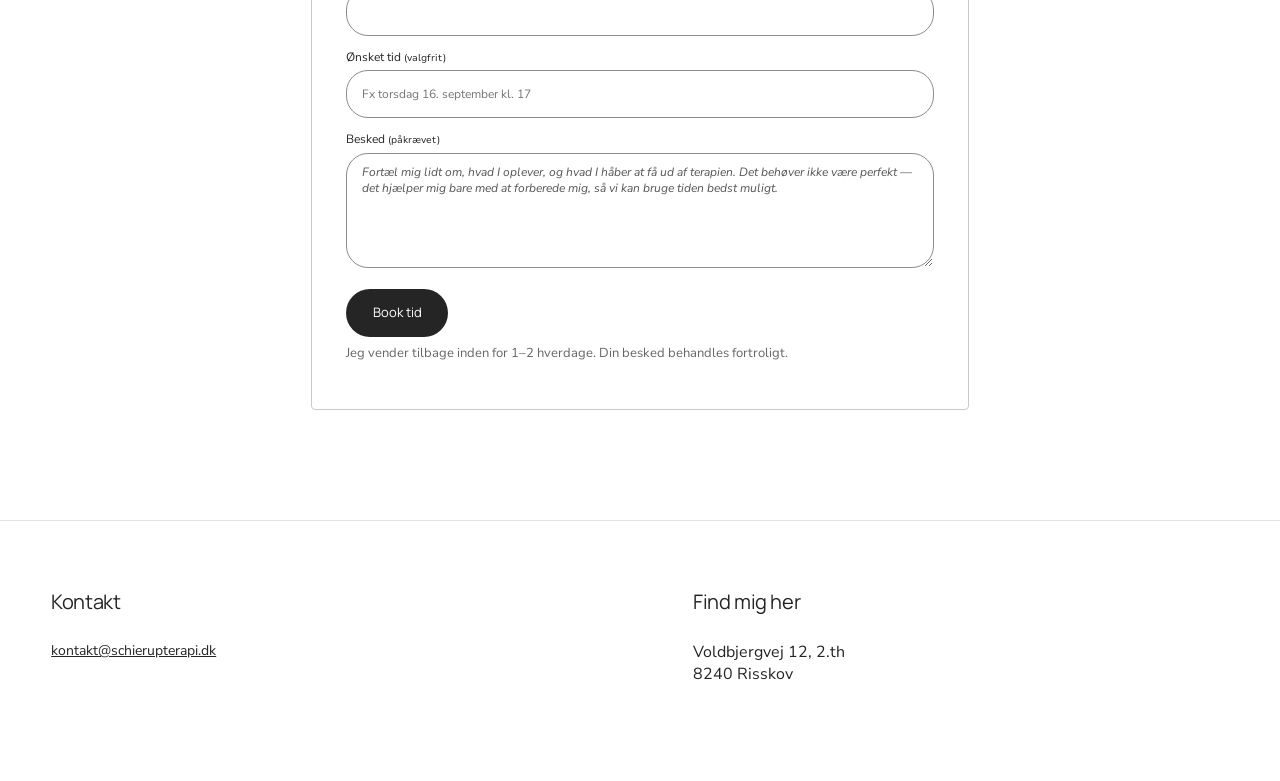
<file: book.html>
<!doctype html>
<html lang="da">
<head>
  <meta charset="utf-8">
  <meta name="viewport" content="width=device-width, initial-scale=1">
  <meta name="description" content="Book en gratis opstartssamtale hos Ulla Schierup Nielsen. 30 minutter, uforpligtende, par- og familieterapi i Risskov.">
  <title>Book tid — Schierup Terapi</title>
  <link rel="icon" type="image/png" sizes="32x32" href="assets/sitelogo.png?v=4" sizes="200x200">
  <link rel="shortcut icon" href="assets/sitelogo.png?v=4">
  <link rel="icon" type="image/png" sizes="180x180" href="assets/sitelogo.png?v=4" sizes="200x200">
  <link rel="apple-touch-icon" href="assets/sitelogo.png?v=4" sizes="200x200">
  <link rel="preconnect" href="https://fonts.googleapis.com">
  <link rel="preconnect" href="https://fonts.gstatic.com" crossorigin>
  <link href="https://fonts.googleapis.com/css2?family=Manrope:wght@400;500;700&family=Nunito+Sans:ital,wght@0,400;0,700;1,400&display=swap" rel="stylesheet">
  <link rel="stylesheet" href="styles.css?v=16">
</head>
<body>
  <div class="site-banner" id="site-banner" role="region" aria-label="Tilbud"><a class="site-banner-link" href="tilbud"><strong>Lige nu:</strong> Familier søges — 5 gratis samtaler i forbindelse med min eksamen i familieterapi. <span class="banner-cta">Læs mere →</span></a><button class="site-banner-close" type="button" aria-label="Luk banner" data-banner-close>×</button></div>
  <a class="skip-link" href="#main">Gå til indhold</a>
  <header class="site-header">
    <a class="brand" href="/" aria-label="Schierup Terapi – forside"><img src="assets/logo.png" alt="Schierup Terapi"></a>
    <button class="menu-toggle" type="button" aria-expanded="false" aria-controls="navigation"><span></span><span></span><span></span><span class="sr-only">Åbn menu</span></button>
    <nav id="navigation" aria-label="Hovedmenu">
      <a class="button button-offer" href="tilbud">Tilbud</a><a href="/">Hjem</a><a href="om">Om</a>
      <a href="kontakt">Kontakt</a>
      <a class="button button-header" href="book">BOOK TID</a>
    </nav>
  </header>

  <main id="main" class="standalone-page">
    <section class="free-call section-shell">
      <h1>Første samtale</h1>
      <p class="free-call-badge">Gratis</p>
<p class="free-call-intro"></p>

      <p class="free-call-intro">Her er, hvad vi fokuserer på under vores første møde:</p>

      <ul class="checklist">
        <li><strong>Sætte ord på udfordringerne</strong> I får alle plads til at dele, hvad der fylder, og hvad der har fået jer til at søge hjælp</li>
        <li><strong>Afklare jeres ønsker</strong> Vi taler om, hvad I hver især og sammen håber at få ud af forløbet</li>
        <li><strong>Mærke efter</strong> Det er afgørende, at I føler jer hørt, respekteret og trygge. Opstartssamtalen er uforpligtende og bruges også til at se, om vi er det rette match</li>
        <li><strong>Lægge en plan</strong> Hvis vi beslutter os for at fortsætte, sporer vi os ind på, hvordan et forløb kan skræddersys til netop jeres behov og tempo</li>
      </ul>

    

      <a class="button button-outline free-call-cta" href="#booking">Book</a>
    </section>

    <section class="book-page section-shell" id="booking">
      <h2>Book din tid</h2>
      <p class="lead">Det første skridt er det største skridt — og du behøver ikke at have styr på det hele, før du skriver. Fortæl mig lidt om, hvad I går igennem, så vender jeg tilbage hurtigst muligt.</p>
      <form class="form" action="https://formsubmit.co/kontakt@schierupterapi.dk" method="POST">
        <input type="hidden" name="_subject" value="Ny bookingforespørgsel">
        <input type="hidden" name="_next" value="https://www.schierupterapi.dk/?sendt=tak">
        <div class="hp-field" aria-hidden="true">
          <label> Lad feltet stå tomt<input name="website" tabindex="-1" autocomplete="off"></label>
        </div>
        <fieldset>
          <legend>Dine oplysninger</legend>
          <div class="field-row">
            <label>Fornavn <small>(påkrævet)</small><input name="fornavn" required></label>
            <label>Efternavn <small>(påkrævet)</small><input name="efternavn" required></label>
          </div>
          <label>Email <small>(påkrævet)</small><input name="email" type="email" required></label>
          <label>Ønsket tid <small>(valgfrit)</small><input name="onsket-tid" placeholder="Fx torsdag 16. september kl. 17"></label>
          <label>Besked <small>(påkrævet)</small><textarea name="besked" required placeholder="Fortæl mig lidt om, hvad I oplever, og hvad I håber at få ud af terapien. Det behøver ikke være perfekt — det hjælper mig bare med at forberede mig, så vi kan bruge tiden bedst muligt."></textarea></label>
          <button class="button" type="submit">Book tid</button>
          <p class="form-trust">Jeg vender tilbage inden for 1–2 hverdage. Din besked behandles fortroligt.</p>
          <p class="form-status" aria-live="polite"></p>
        </fieldset>
      </form>
    </section>


  <footer class="site-footer section-shell">
    <div><h2>Kontakt</h2><a href="mailto:kontakt@schierupterapi.dk">kontakt@schierupterapi.dk</a></div>
    <div><h2>Find mig her</h2><p>Voldbjergvej 12, 2.th<br>8240 Risskov</p></div>
  </footer>
  <script src="script.js?v=20"></script>
</body>
</html>
</file>
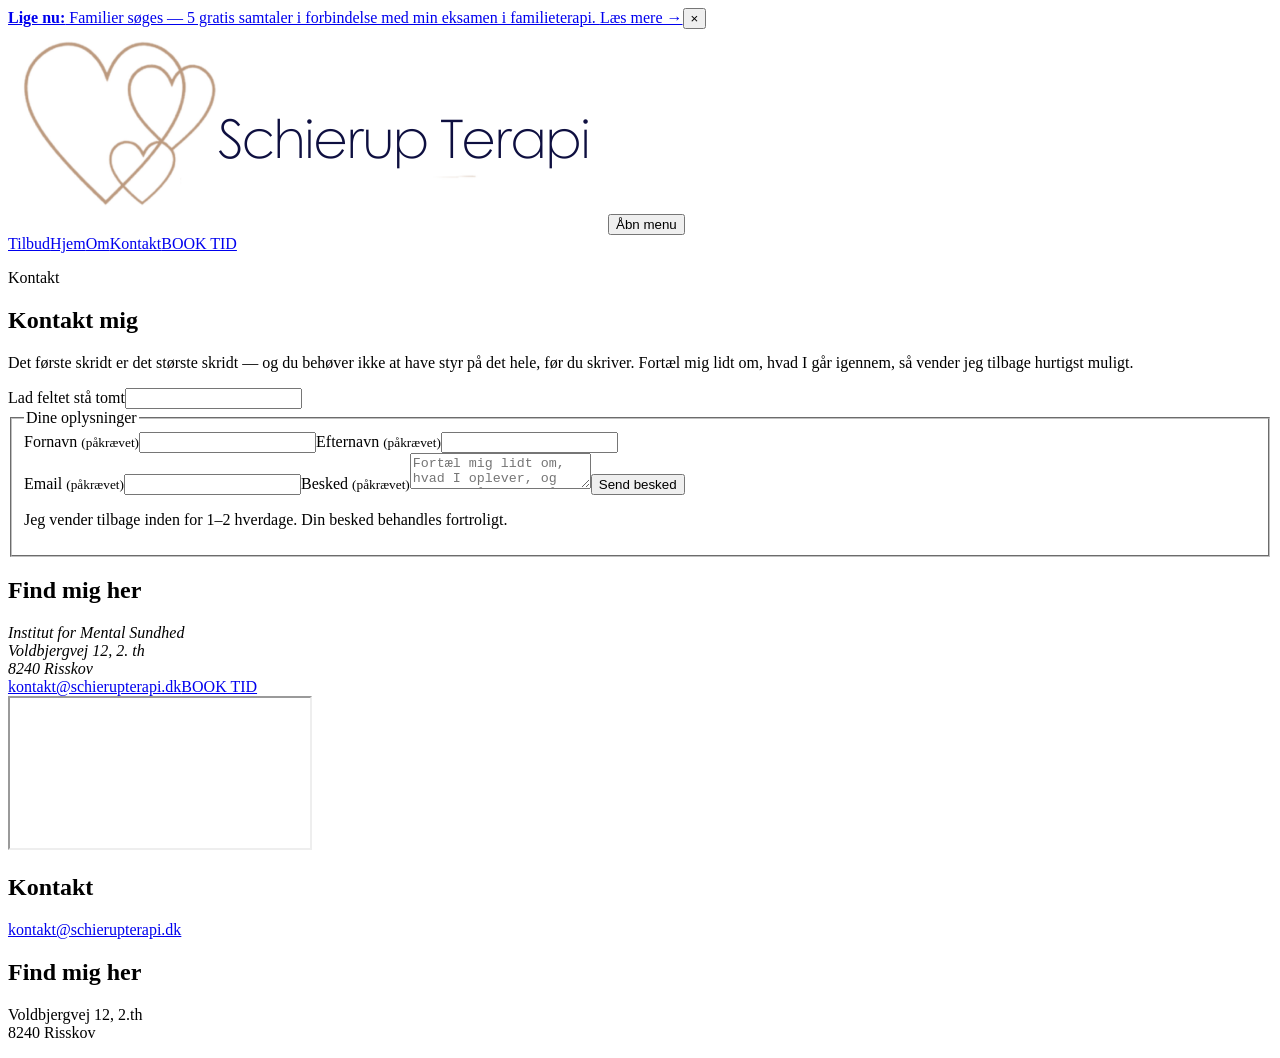
<file: kontakt.html>
<!doctype html>
<html lang="da">
<head><meta charset="utf-8"><meta name="viewport" content="width=device-width, initial-scale=1"><title>Kontakt — Schierup Terapi</title>
  <link rel="icon" type="image/png" sizes="32x32" href="assets/sitelogo.png?v=4" sizes="200x200">
  <link rel="shortcut icon" href="assets/sitelogo.png?v=4">
  <link rel="icon" type="image/png" sizes="180x180" href="assets/sitelogo.png?v=4" sizes="200x200">
  <link rel="apple-touch-icon" href="assets/sitelogo.png?v=4" sizes="200x200">
<body><div class="site-banner" id="site-banner" role="region" aria-label="Tilbud"><a class="site-banner-link" href="tilbud"><strong>Lige nu:</strong> Familier søges — 5 gratis samtaler i forbindelse med min eksamen i familieterapi. <span class="banner-cta">Læs mere →</span></a><button class="site-banner-close" type="button" aria-label="Luk banner" data-banner-close>×</button></div><header class="site-header"><a class="brand" href="/" aria-label="Schierup Terapi – forside"><img src="assets/logo.png" alt="Schierup Terapi"></a><button class="menu-toggle" type="button" aria-expanded="false" aria-controls="navigation"><span></span><span></span><span></span><span class="sr-only">Åbn menu</span></button><nav id="navigation" aria-label="Hovedmenu"><a class="button button-offer" href="tilbud">Tilbud</a><a href="/">Hjem</a><a href="om">Om</a><a href="kontakt">Kontakt</a><a class="button button-header" href="book">BOOK TID</a></nav></header>
<main class="standalone-page"><section class="contact-intro section-shell"><div class="contact-intro-copy"><p class="eyebrow">Kontakt</p><h1>Kontakt mig</h1><p class="lead">Det første skridt er det største skridt — og du behøver ikke at have styr på det hele, før du skriver. Fortæl mig lidt om, hvad I går igennem, så vender jeg tilbage hurtigst muligt.</p></div><form class="form contact-form" action="https://formsubmit.co/kontakt@schierupterapi.dk" method="POST"><input type="hidden" name="_subject" value="Ny besked fra kontaktformular"><input type="hidden" name="_next" value="https://www.schierupterapi.dk/kontakt.html?sendt=tak"><div class="hp-field" aria-hidden="true"><label> Lad feltet stå tomt<input name="website" tabindex="-1" autocomplete="off"></label></div><fieldset><legend>Dine oplysninger</legend><div class="field-row"><label>Fornavn <small>(påkrævet)</small><input name="fornavn" required></label><label>Efternavn <small>(påkrævet)</small><input name="efternavn" required></label></div><label>Email <small>(påkrævet)</small><input name="email" type="email" required></label><label>Besked <small>(påkrævet)</small><textarea name="besked" required placeholder="Fortæl mig lidt om, hvad I oplever, og hvad I håber at få ud af terapien. Det behøver ikke være perfekt — det hjælper mig bare med at forberede mig, så vi kan bruge tiden bedst muligt."></textarea></label><button class="button" type="submit">Send besked</button><p class="form-trust">Jeg vender tilbage inden for 1–2 hverdage. Din besked behandles fortroligt.</p><p class="form-status" aria-live="polite"></p></fieldset></form></section>
<section class="contact-layout section-shell"><div class="contact-details"><h2>Find mig her</h2><address>Institut for Mental Sundhed<br>Voldbjergvej 12, 2. th<br>8240 Risskov</address><a href="mailto:kontakt@schierupterapi.dk">kontakt@schierupterapi.dk</a><a class="button" href="book">BOOK TID</a></div><div class="map-wrap"><iframe title="Kort over Voldbjergvej 12, Risskov" loading="lazy" src="https://www.google.com/maps?q=Voldbjergvej%2012%2C%202.%20th%2C%208240%20Risskov&output=embed"></iframe></div></section></main>
<footer class="site-footer section-shell"><div><h2>Kontakt</h2><a href="mailto:kontakt@schierupterapi.dk">kontakt@schierupterapi.dk</a></div><div><h2>Find mig her</h2><p>Voldbjergvej 12, 2.th<br>8240 Risskov</p></div></footer><script src="script.js?v=20"></script></body></html>
</file>
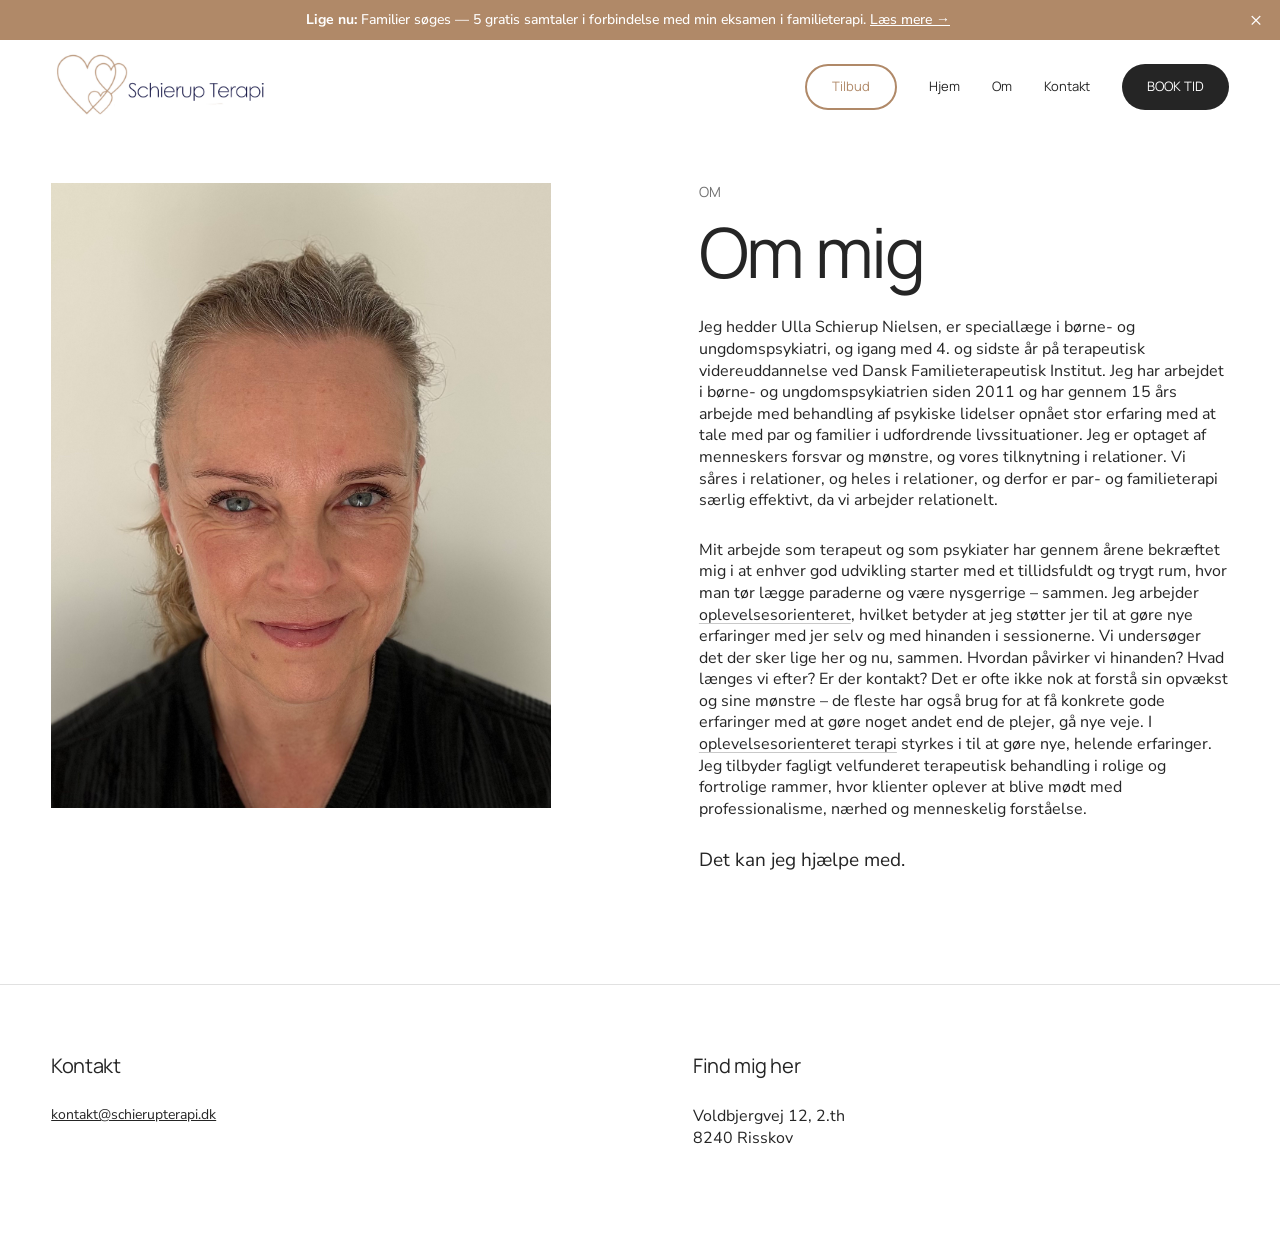
<file: om.html>
<!doctype html>
<html lang="da">
<head>
  <meta charset="utf-8"><meta name="viewport" content="width=device-width, initial-scale=1">
  <title>Om mig — Schierup Terapi</title>
  <link rel="icon" type="image/png" sizes="32x32" href="assets/sitelogo.png?v=4" sizes="200x200">
  <link rel="shortcut icon" href="assets/sitelogo.png?v=4">
  <link rel="icon" type="image/png" sizes="180x180" href="assets/sitelogo.png?v=4" sizes="200x200">
  <link rel="apple-touch-icon" href="assets/sitelogo.png?v=4" sizes="200x200">
  <link rel="preconnect" href="https://fonts.googleapis.com"><link rel="preconnect" href="https://fonts.gstatic.com" crossorigin>
  <link href="https://fonts.googleapis.com/css2?family=Manrope:wght@400;500;700&family=Nunito+Sans:ital,wght@0,400;0,700;1,400&display=swap" rel="stylesheet"><link rel="stylesheet" href="styles.css?v=16">
</head>
<body>
  <div class="site-banner" id="site-banner" role="region" aria-label="Tilbud"><a class="site-banner-link" href="tilbud"><strong>Lige nu:</strong> Familier søges — 5 gratis samtaler i forbindelse med min eksamen i familieterapi. <span class="banner-cta">Læs mere →</span></a><button class="site-banner-close" type="button" aria-label="Luk banner" data-banner-close>×</button></div>
  <header class="site-header"><a class="brand" href="/" aria-label="Schierup Terapi – forside"><img src="assets/logo.png" alt="Schierup Terapi"></a><button class="menu-toggle" type="button" aria-expanded="false" aria-controls="navigation"><span></span><span></span><span></span><span class="sr-only">Åbn menu</span></button><nav id="navigation" aria-label="Hovedmenu"><a class="button button-offer" href="tilbud">Tilbud</a><a href="/">Hjem</a><a href="om">Om</a><a href="kontakt">Kontakt</a><a class="button button-header" href="book">BOOK TID</a></nav></header>
  <main class="standalone-page">
    <section class="standalone-content section-shell about-standalone"><div class="about-inner"><div class="about-visual"><div class="about-portrait"><img src="assets/portræt.jpg" alt="Ulla Schierup Nielsen" loading="lazy" decoding="async"></div></div><div class="about-copy"><p class="eyebrow">Om</p><h1>Om mig</h1><p>Jeg hedder Ulla Schierup Nielsen, er speciallæge i børne- og ungdomspsykiatri, og igang med 4. og sidste år på terapeutisk videreuddannelse ved Dansk Familieterapeutisk Institut. Jeg har arbejdet i børne- og ungdomspsykiatrien siden 2011 og har gennem 15 års arbejde med behandling af psykiske lidelser opnået stor erfaring med at tale med par og familier i udfordrende livssituationer. Jeg er optaget af menneskers forsvar og mønstre, og vores tilknytning i relationer. Vi såres i relationer, og heles i relationer, og derfor er par- og familieterapi særlig effektivt, da vi arbejder relationelt.</p><p>Mit arbejde som terapeut og som psykiater har gennem årene bekræftet mig i at enhver god udvikling starter med et tillidsfuldt og trygt rum, hvor man tør lægge paraderne og være nysgerrige – sammen. Jeg arbejder <a class="inline-link" href="/#oplevelsesorienteret-terapi">oplevelsesorienteret</a>, hvilket betyder at jeg støtter jer til at gøre nye erfaringer med jer selv og med hinanden i sessionerne. Vi undersøger det der sker lige her og nu, sammen. Hvordan påvirker vi hinanden? Hvad længes vi efter? Er der kontakt? Det er ofte ikke nok at forstå sin opvækst og sine mønstre – de fleste har også brug for at få konkrete gode erfaringer med at gøre noget andet end de plejer, gå nye veje. I <a class="inline-link" href="/#oplevelsesorienteret-terapi">oplevelsesorienteret terapi</a> styrkes i til at gøre nye, helende erfaringer. Jeg tilbyder fagligt velfunderet terapeutisk behandling i rolige og fortrolige rammer, hvor klienter oplever at blive mødt med professionalisme, nærhed og menneskelig forståelse.</p><p class="about-lead">Det kan jeg hjælpe med.</p></div></div></section>
  </main>
  <footer class="site-footer section-shell"><div><h2>Kontakt</h2><a href="mailto:kontakt@schierupterapi.dk">kontakt@schierupterapi.dk</a></div><div><h2>Find mig her</h2><p>Voldbjergvej 12, 2.th<br>8240 Risskov</p></div></footer><script src="script.js?v=20"></script>
</body></html>
</file>
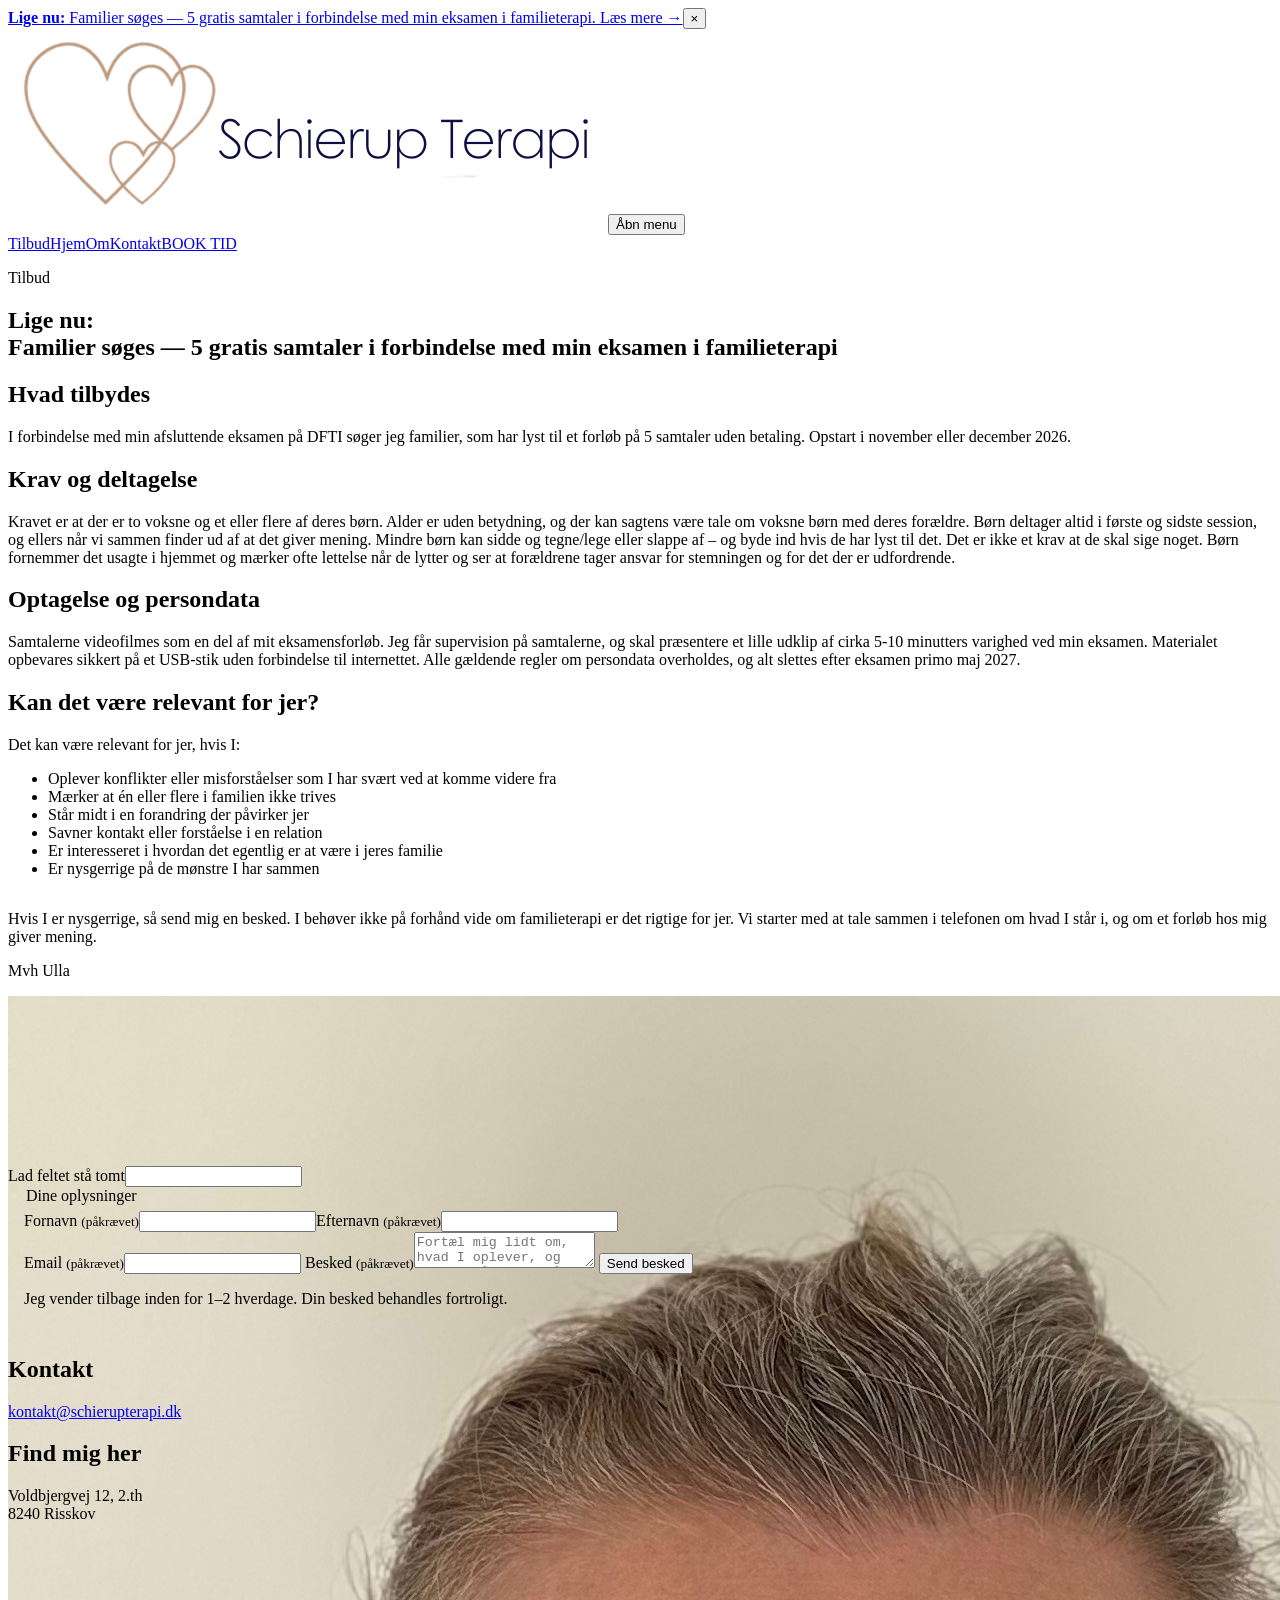
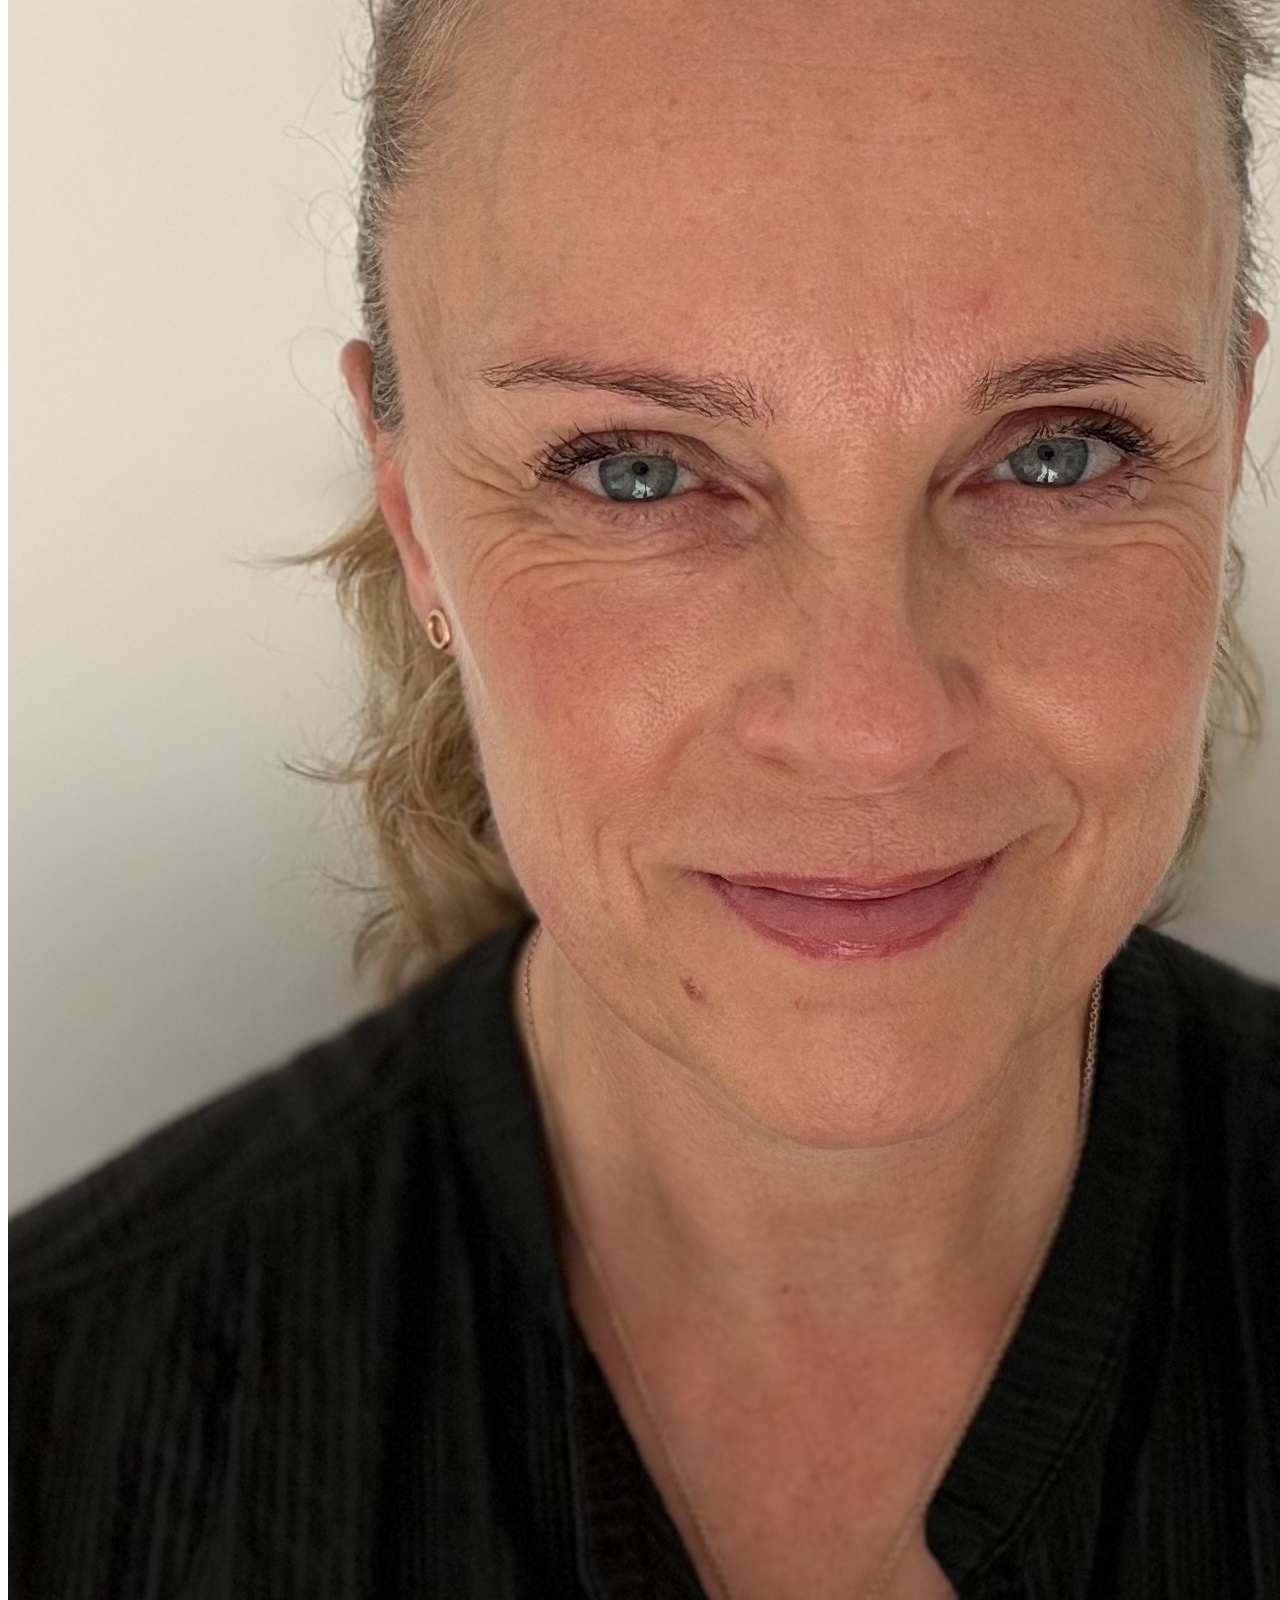
<file: tilbud.html>
<!doctype html>
<html lang="da">
<head><meta charset="utf-8"><meta name="viewport" content="width=device-width, initial-scale=1"><title>Tilbud – Familier søges — 5 gratis samtaler — Schierup Terapi</title>
  <link rel="icon" type="image/png" sizes="32x32" href="assets/sitelogo.png?v=4" sizes="200x200">
  <link rel="shortcut icon" href="assets/sitelogo.png?v=4">
  <link rel="icon" type="image/png" sizes="180x180" href="assets/sitelogo.png?v=4" sizes="200x200">
  <link rel="apple-touch-icon" href="assets/sitelogo.png?v=4" sizes="200x200">
<body>
<div class="site-banner" id="site-banner" role="region" aria-label="Tilbud"><a class="site-banner-link" href="tilbud"><strong>Lige nu:</strong> Familier søges — 5 gratis samtaler i forbindelse med min eksamen i familieterapi. <span class="banner-cta">Læs mere →</span></a><button class="site-banner-close" type="button" aria-label="Luk banner" data-banner-close>×</button></div>
<header class="site-header"><a class="brand" href="/" aria-label="Schierup Terapi – forside"><img src="assets/logo.png" alt="Schierup Terapi"></a><button class="menu-toggle" type="button" aria-expanded="false" aria-controls="navigation"><span></span><span></span><span></span><span class="sr-only">Åbn menu</span></button><nav id="navigation" aria-label="Hovedmenu"><a class="button button-offer" href="tilbud">Tilbud</a><a href="/">Hjem</a><a href="om">Om</a><a href="kontakt">Kontakt</a><a class="button button-header" href="book">BOOK TID</a></nav></header>
<main class="standalone-page">
<section class="tilbud-intro section-shell">
  <div class="tilbud-copy">
    <p class="eyebrow">Tilbud</p>
    <h1><strong>Lige nu:</strong><br>Familier søges — 5 gratis samtaler i forbindelse med min eksamen i familieterapi</h1>

    <h2>Hvad tilbydes</h2>
    <p>I forbindelse med min afsluttende eksamen på DFTI søger jeg familier, som har lyst til et forløb på 5 samtaler uden betaling. Opstart i november eller december 2026.</p>

    <h2>Krav og deltagelse</h2>
    <p>Kravet er at der er to voksne og et eller flere af deres børn. Alder er uden betydning, og der kan sagtens være tale om voksne børn med deres forældre. Børn deltager altid i første og sidste session, og ellers når vi sammen finder ud af at det giver mening. Mindre børn kan sidde og tegne/lege eller slappe af – og byde ind hvis de har lyst til det. Det er ikke et krav at de skal sige noget. Børn fornemmer det usagte i hjemmet og mærker ofte lettelse når de lytter og ser at forældrene tager ansvar for stemningen og for det der er udfordrende.</p>

    <h2>Optagelse og persondata</h2>
    <p>Samtalerne videofilmes som en del af mit eksamensforløb. Jeg får supervision på samtalerne, og skal præsentere et lille udklip af cirka 5-10 minutters varighed ved min eksamen. Materialet opbevares sikkert på et USB-stik uden forbindelse til internettet. Alle gældende regler om persondata overholdes, og alt slettes efter eksamen primo maj 2027.</p>

    <h2>Kan det være relevant for jer?</h2>
    <p>Det kan være relevant for jer, hvis I:</p>
    <ul class="checklist checklist--left">
      <li>Oplever konflikter eller misforståelser som I har svært ved at komme videre fra</li>
      <li>Mærker at én eller flere i familien ikke trives</li>
      <li>Står midt i en forandring der påvirker jer</li>
      <li>Savner kontakt eller forståelse i en relation</li>
      <li>Er interesseret i hvordan det egentlig er at være i jeres familie</li>
      <li>Er nysgerrige på de mønstre I har sammen</li>
    </ul>

    <p style="margin-top: 32px;">Hvis I er nysgerrige, så send mig en besked. I behøver ikke på forhånd vide om familieterapi er det rigtige for jer. Vi starter med at tale sammen i telefonen om hvad I står i, og om et forløb hos mig giver mening.</p>
    <p>Mvh Ulla</p>
  </div>
</section>

<section class="contact-layout contact-layout--tilbud section-shell">
  <div class="contact-details">
    <div class="about-portrait"><img src="assets/portræt.jpg" alt="Ulla Schierup Nielsen" loading="lazy" decoding="async"></div>
  </div>
  <form class="form contact-form" action="https://formsubmit.co/kontakt@schierupterapi.dk" method="POST">
    <input type="hidden" name="_subject" value="Ny henvendelse fra tilbud">
    <input type="hidden" name="_next" value="https://www.schierupterapi.dk/tilbud.html?sendt=tak">
    <div class="hp-field" aria-hidden="true"><label> Lad feltet stå tomt<input name="website" tabindex="-1" autocomplete="off"></label></div>
    <fieldset><legend>Dine oplysninger</legend>
      <div class="field-row"><label>Fornavn <small>(påkrævet)</small><input name="fornavn" required></label><label>Efternavn <small>(påkrævet)</small><input name="efternavn" required></label></div>
      <label>Email <small>(påkrævet)</small><input name="email" type="email" required></label>
      <label>Besked <small>(påkrævet)</small><textarea name="besked" required placeholder="Fortæl mig lidt om, hvad I oplever, og hvad I håber at få ud af terapien. Det behøver ikke være perfekt — det hjælper mig bare med at forberede mig, så vi kan bruge tiden bedst muligt."></textarea></label>
      <button class="button" type="submit">Send besked</button>
      <p class="form-trust">Jeg vender tilbage inden for 1–2 hverdage. Din besked behandles fortroligt.</p>
      <p class="form-status" aria-live="polite"></p>
    </fieldset>
  </form>
</section>
</main>
<footer class="site-footer section-shell"><div><h2>Kontakt</h2><a href="mailto:kontakt@schierupterapi.dk">kontakt@schierupterapi.dk</a></div><div><h2>Find mig her</h2><p>Voldbjergvej 12, 2.th<br>8240 Risskov</p></div></footer><script src="script.js?v=20"></script></body></html>
</file>
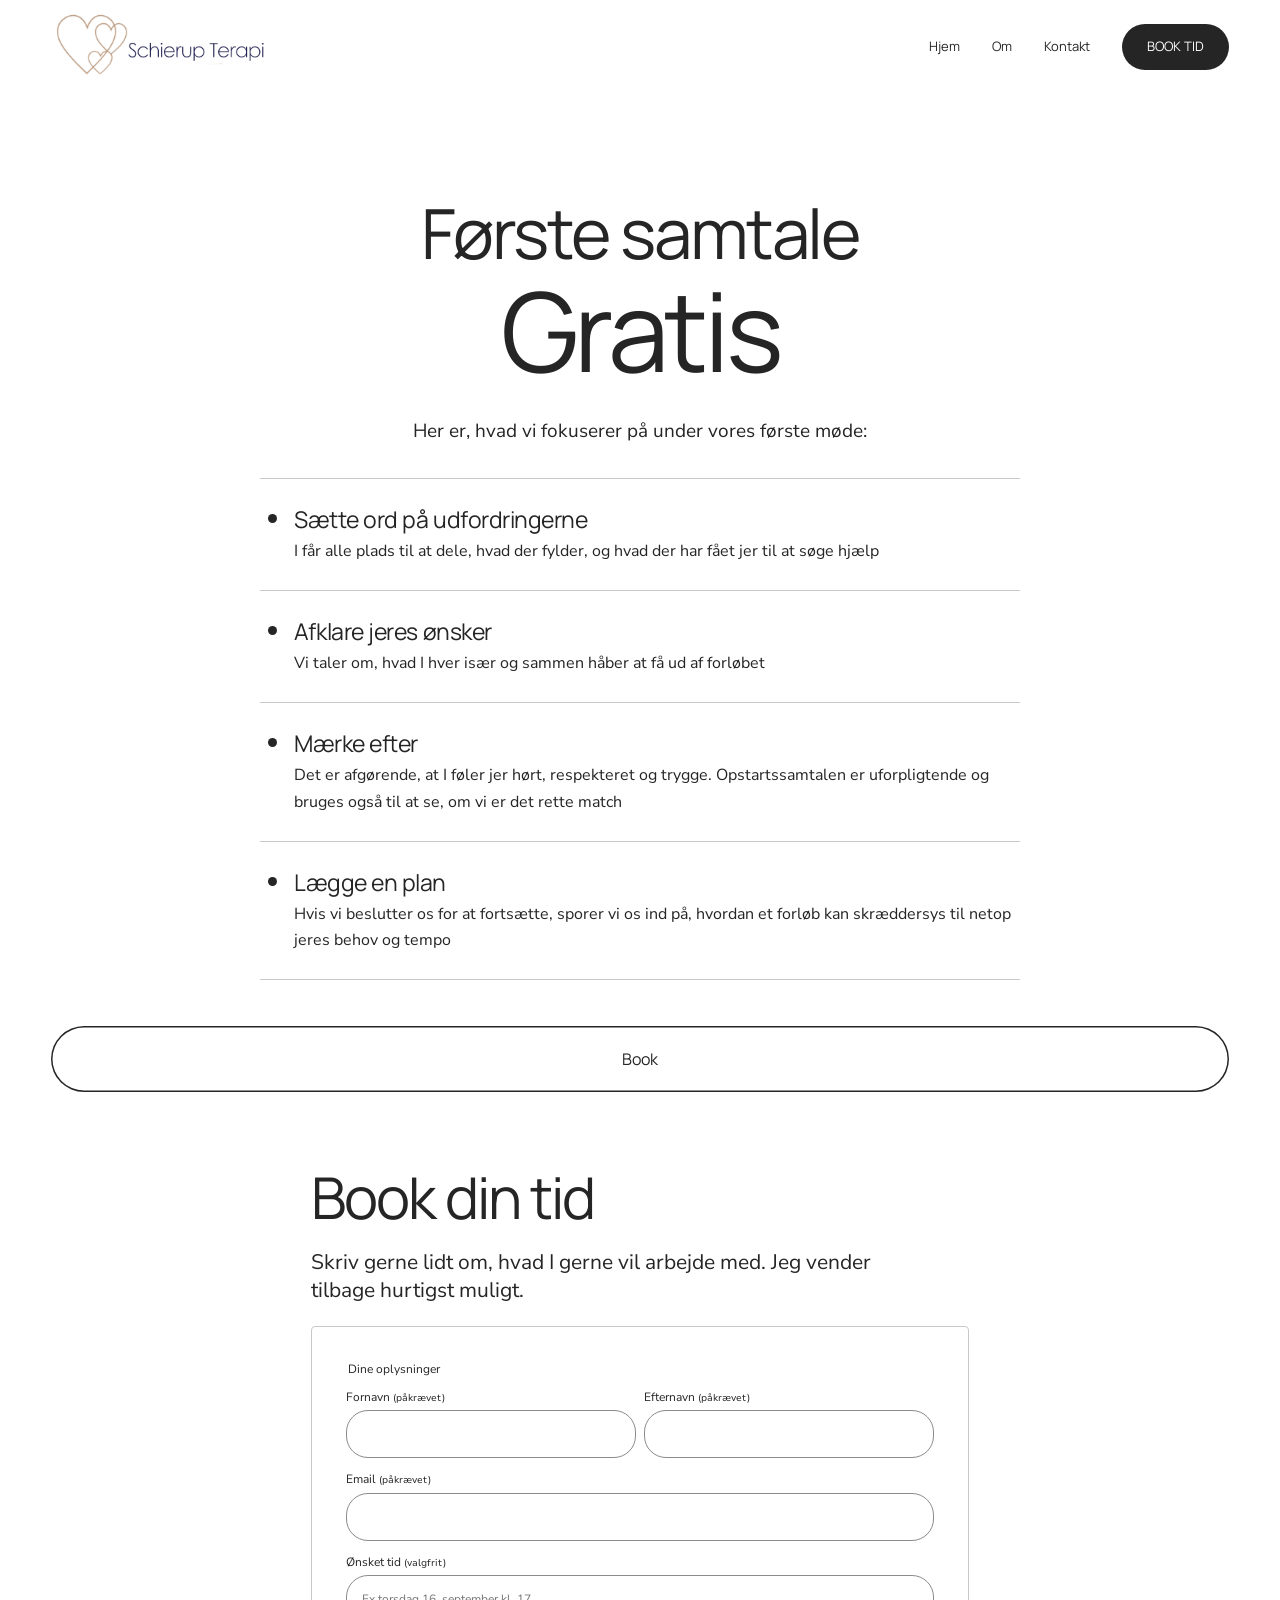
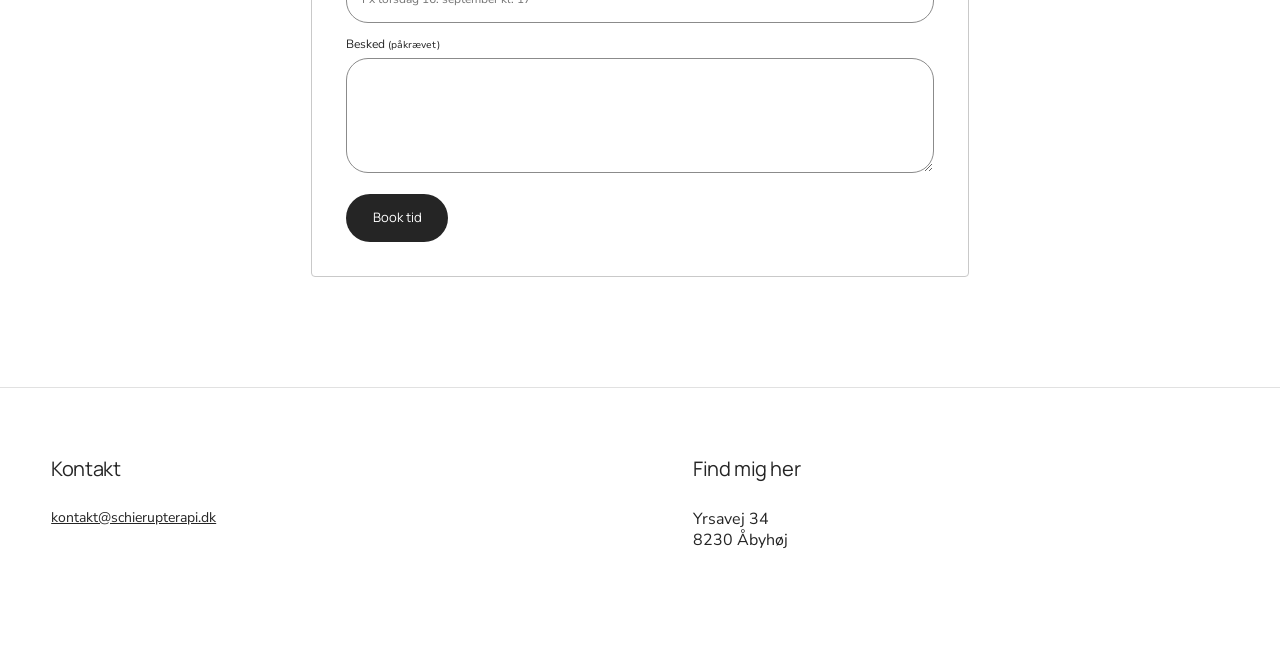
<file: Schierupterapi/book.html>
<!doctype html>
<html lang="da">
<head>
  <meta charset="utf-8">
  <meta name="viewport" content="width=device-width, initial-scale=1">
  <meta name="description" content="Book en gratis opstartssamtale hos Ulla Schierup Nielsen. 30 minutter, uforpligtende, par- og familieterapi i Åbyhøj.">
  <title>Book tid — Ulla Schierup Nielsen</title>
  <link rel="preconnect" href="https://fonts.googleapis.com">
  <link rel="preconnect" href="https://fonts.gstatic.com" crossorigin>
  <link href="https://fonts.googleapis.com/css2?family=Manrope:wght@400;500;700&family=Nunito+Sans:ital,wght@0,400;0,700;1,400&display=swap" rel="stylesheet">
  <link rel="stylesheet" href="styles.css?v=15">
</head>
<body>
  <a class="skip-link" href="#main">Gå til indhold</a>
  <header class="site-header">
    <a class="brand" href="index.html" aria-label="Schierup Terapi – forside"><img src="assets/logo.png" alt="Schierup Terapi"></a>
    <button class="menu-toggle" type="button" aria-expanded="false" aria-controls="navigation"><span></span><span></span><span></span><span class="sr-only">Åbn menu</span></button>
    <nav id="navigation" aria-label="Hovedmenu">
      <a href="index.html">Hjem</a><a href="om.html">Om</a>
      <a href="kontakt.html">Kontakt</a>
      <a class="button button-header" href="book.html">BOOK TID</a>
    </nav>
  </header>

  <main id="main" class="standalone-page">
    <section class="free-call section-shell">
      <h1>Første samtale</h1>
      <p class="free-call-badge">Gratis</p>
<p class="free-call-intro"></p>

      <p class="free-call-intro">Her er, hvad vi fokuserer på under vores første møde:</p>

      <ul class="checklist">
        <li><strong>Sætte ord på udfordringerne</strong> I får alle plads til at dele, hvad der fylder, og hvad der har fået jer til at søge hjælp</li>
        <li><strong>Afklare jeres ønsker</strong> Vi taler om, hvad I hver især og sammen håber at få ud af forløbet</li>
        <li><strong>Mærke efter</strong> Det er afgørende, at I føler jer hørt, respekteret og trygge. Opstartssamtalen er uforpligtende og bruges også til at se, om vi er det rette match</li>
        <li><strong>Lægge en plan</strong> Hvis vi beslutter os for at fortsætte, sporer vi os ind på, hvordan et forløb kan skræddersys til netop jeres behov og tempo</li>
      </ul>

    

      <a class="button button-outline free-call-cta" href="#booking">Book</a>
    </section>

    <section class="book-page section-shell" id="booking">
      <h2>Book din tid</h2>
      <p class="lead">Skriv gerne lidt om, hvad I gerne vil arbejde med. Jeg vender tilbage hurtigst muligt.</p>
      <form class="form" action="https://formsubmit.co/kontakt@schierupterapi.dk" method="POST">
        <input type="hidden" name="_subject" value="Ny bookingforespørgsel">
        <input type="hidden" name="_next" value="https://www.schierupterapi.dk/?sendt=tak">
        <div class="hp-field" aria-hidden="true">
          <label> Lad feltet stå tomt<input name="website" tabindex="-1" autocomplete="off"></label>
        </div>
        <fieldset>
          <legend>Dine oplysninger</legend>
          <div class="field-row">
            <label>Fornavn <small>(påkrævet)</small><input name="fornavn" required></label>
            <label>Efternavn <small>(påkrævet)</small><input name="efternavn" required></label>
          </div>
          <label>Email <small>(påkrævet)</small><input name="email" type="email" required></label>
          <label>Ønsket tid <small>(valgfrit)</small><input name="onsket-tid" placeholder="Fx torsdag 16. september kl. 17"></label>
          <label>Besked <small>(påkrævet)</small><textarea name="besked" required></textarea></label>
          <button class="button" type="submit">Book tid</button>
          <p class="form-status" aria-live="polite"></p>
        </fieldset>
      </form>
    </section>


  <footer class="site-footer section-shell">
    <div><h2>Kontakt</h2><a href="mailto:kontakt@schierupterapi.dk">kontakt@schierupterapi.dk</a></div>
    <div><h2>Find mig her</h2><p>Yrsavej 34<br>8230 Åbyhøj</p></div>
  </footer>
  <script src="script.js?v=14"></script>
</body>
</html>
</file>
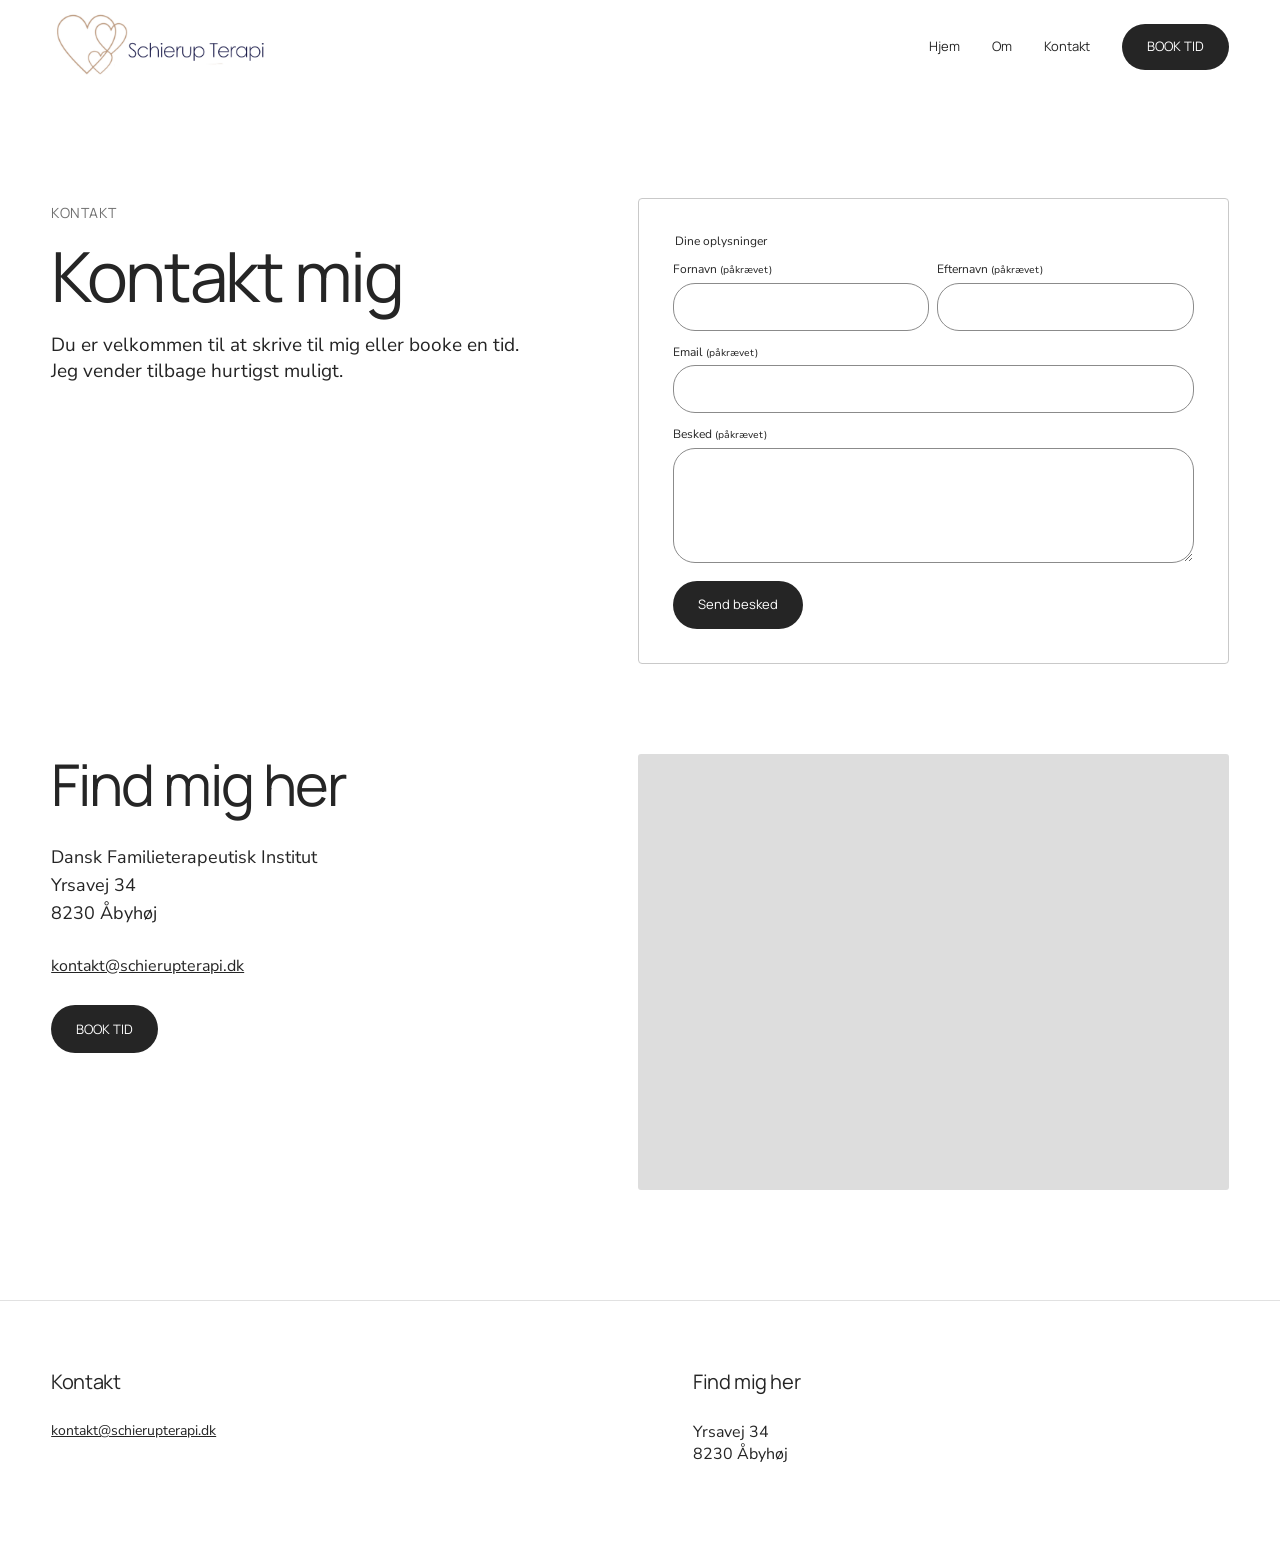
<file: Schierupterapi/kontakt.html>
<!doctype html>
<html lang="da">
<head><meta charset="utf-8"><meta name="viewport" content="width=device-width, initial-scale=1"><title>Kontakt — Ulla Schierup Nielsen</title><link rel="preconnect" href="https://fonts.googleapis.com"><link rel="preconnect" href="https://fonts.gstatic.com" crossorigin><link href="https://fonts.googleapis.com/css2?family=Manrope:wght@400;500;700&family=Nunito+Sans:ital,wght@0,400;0,700;1,400&display=swap" rel="stylesheet"><link rel="stylesheet" href="styles.css?v=15"></head>
<body><header class="site-header"><a class="brand" href="index.html" aria-label="Schierup Terapi – forside"><img src="assets/logo.png" alt="Schierup Terapi"></a><button class="menu-toggle" type="button" aria-expanded="false" aria-controls="navigation"><span></span><span></span><span></span><span class="sr-only">Åbn menu</span></button><nav id="navigation" aria-label="Hovedmenu"><a href="index.html">Hjem</a><a href="om.html">Om</a><a href="kontakt.html">Kontakt</a><a class="button button-header" href="book.html">BOOK TID</a></nav></header>
<main class="standalone-page"><section class="contact-intro section-shell"><div class="contact-intro-copy"><p class="eyebrow">Kontakt</p><h1>Kontakt mig</h1><p class="lead">Du er velkommen til at skrive til mig eller booke en tid. Jeg vender tilbage hurtigst muligt.</p></div><form class="form contact-form" action="https://formsubmit.co/kontakt@schierupterapi.dk" method="POST"><input type="hidden" name="_subject" value="Ny besked fra kontaktformular"><input type="hidden" name="_next" value="https://www.schierupterapi.dk/kontakt.html?sendt=tak"><div class="hp-field" aria-hidden="true"><label> Lad feltet stå tomt<input name="website" tabindex="-1" autocomplete="off"></label></div><fieldset><legend>Dine oplysninger</legend><div class="field-row"><label>Fornavn <small>(påkrævet)</small><input name="fornavn" required></label><label>Efternavn <small>(påkrævet)</small><input name="efternavn" required></label></div><label>Email <small>(påkrævet)</small><input name="email" type="email" required></label><label>Besked <small>(påkrævet)</small><textarea name="besked" required></textarea></label><button class="button" type="submit">Send besked</button><p class="form-status" aria-live="polite"></p></fieldset></form></section>
<section class="contact-layout section-shell"><div class="contact-details"><h2>Find mig her</h2><address>Dansk Familieterapeutisk Institut<br>Yrsavej 34<br>8230 Åbyhøj</address><a href="mailto:kontakt@schierupterapi.dk">kontakt@schierupterapi.dk</a><a class="button" href="book.html">BOOK TID</a></div><div class="map-wrap"><iframe title="Kort over Yrsavej 34, Åbyhøj" loading="lazy" src="https://www.google.com/maps?q=Yrsavej%2034%2C%208230%20%C3%85byh%C3%B8j&output=embed"></iframe></div></section></main>
<footer class="site-footer section-shell"><div><h2>Kontakt</h2><a href="mailto:kontakt@schierupterapi.dk">kontakt@schierupterapi.dk</a></div><div><h2>Find mig her</h2><p>Yrsavej 34<br>8230 Åbyhøj</p></div></footer><script src="script.js?v=14"></script></body></html>
</file>
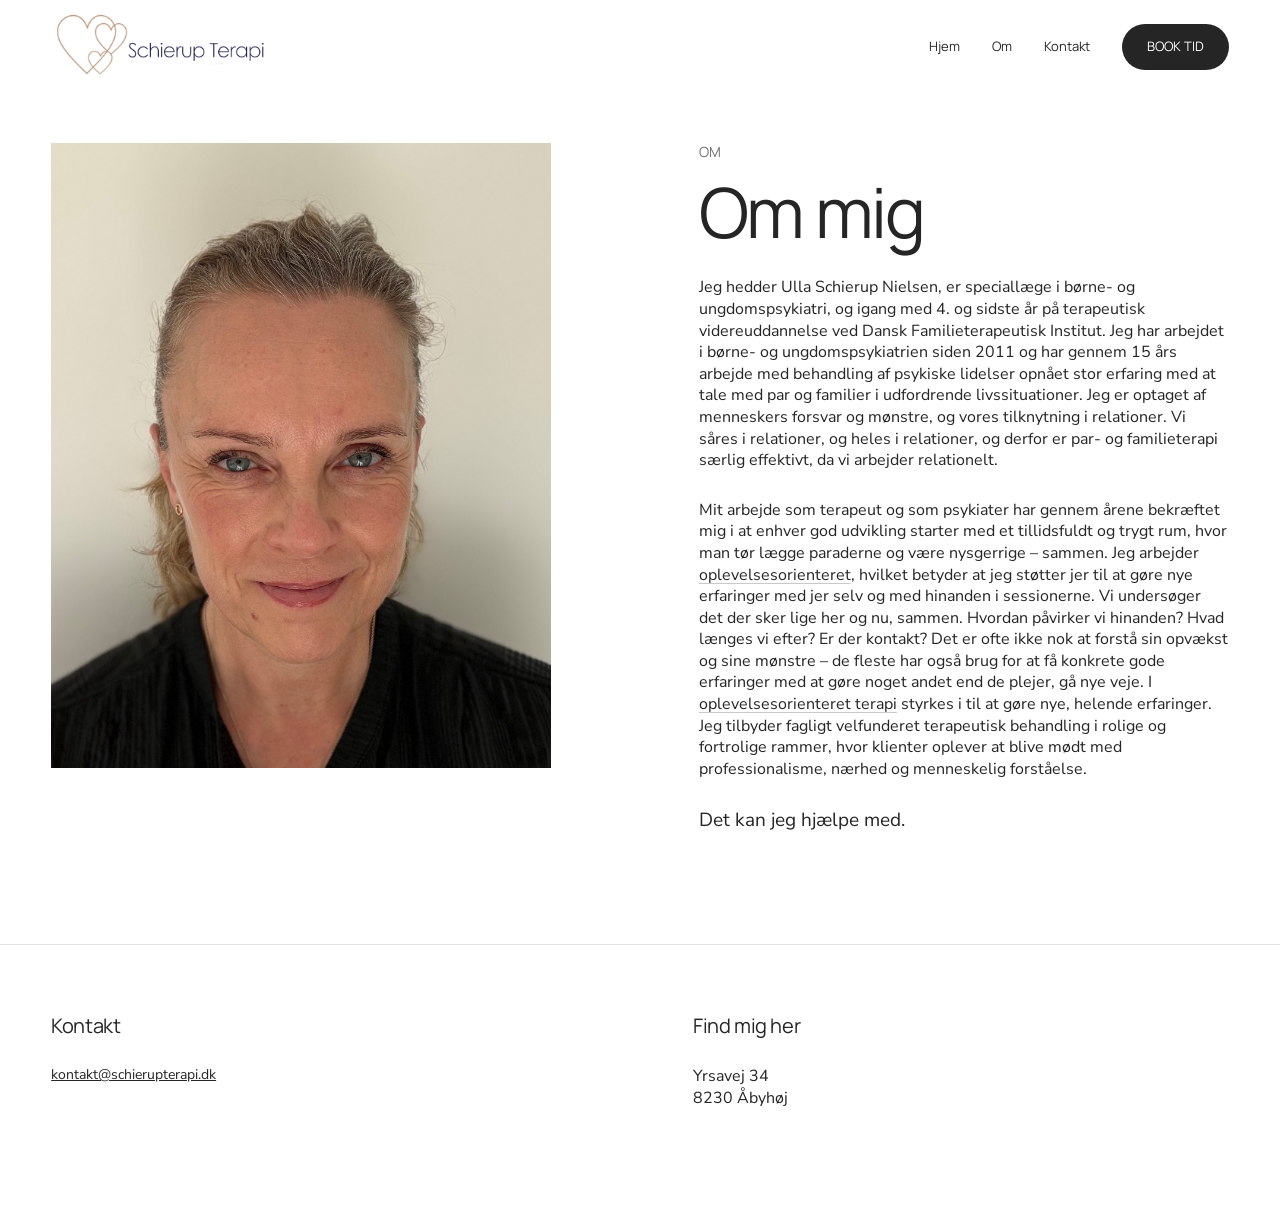
<file: Schierupterapi/om.html>
<!doctype html>
<html lang="da">
<head>
  <meta charset="utf-8"><meta name="viewport" content="width=device-width, initial-scale=1">
  <title>Om mig — Ulla Schierup Nielsen</title>
  <link rel="preconnect" href="https://fonts.googleapis.com"><link rel="preconnect" href="https://fonts.gstatic.com" crossorigin>
  <link href="https://fonts.googleapis.com/css2?family=Manrope:wght@400;500;700&family=Nunito+Sans:ital,wght@0,400;0,700;1,400&display=swap" rel="stylesheet"><link rel="stylesheet" href="styles.css?v=15">
</head>
<body>
  <header class="site-header"><a class="brand" href="index.html" aria-label="Schierup Terapi – forside"><img src="assets/logo.png" alt="Schierup Terapi"></a><button class="menu-toggle" type="button" aria-expanded="false" aria-controls="navigation"><span></span><span></span><span></span><span class="sr-only">Åbn menu</span></button><nav id="navigation" aria-label="Hovedmenu"><a href="index.html">Hjem</a><a href="om.html">Om</a><a href="kontakt.html">Kontakt</a><a class="button button-header" href="book.html">BOOK TID</a></nav></header>
  <main class="standalone-page">
    <section class="standalone-content section-shell about-standalone"><div class="about-inner"><div class="about-visual"><div class="about-portrait"><img src="assets/portræt.jpg" alt="Ulla Schierup Nielsen"></div></div><div class="about-copy"><p class="eyebrow">Om</p><h1>Om mig</h1><p>Jeg hedder Ulla Schierup Nielsen, er speciallæge i børne- og ungdomspsykiatri, og igang med 4. og sidste år på terapeutisk videreuddannelse ved Dansk Familieterapeutisk Institut. Jeg har arbejdet i børne- og ungdomspsykiatrien siden 2011 og har gennem 15 års arbejde med behandling af psykiske lidelser opnået stor erfaring med at tale med par og familier i udfordrende livssituationer. Jeg er optaget af menneskers forsvar og mønstre, og vores tilknytning i relationer. Vi såres i relationer, og heles i relationer, og derfor er par- og familieterapi særlig effektivt, da vi arbejder relationelt.</p><p>Mit arbejde som terapeut og som psykiater har gennem årene bekræftet mig i at enhver god udvikling starter med et tillidsfuldt og trygt rum, hvor man tør lægge paraderne og være nysgerrige – sammen. Jeg arbejder <a class="inline-link" href="index.html#oplevelsesorienteret-terapi">oplevelsesorienteret</a>, hvilket betyder at jeg støtter jer til at gøre nye erfaringer med jer selv og med hinanden i sessionerne. Vi undersøger det der sker lige her og nu, sammen. Hvordan påvirker vi hinanden? Hvad længes vi efter? Er der kontakt? Det er ofte ikke nok at forstå sin opvækst og sine mønstre – de fleste har også brug for at få konkrete gode erfaringer med at gøre noget andet end de plejer, gå nye veje. I <a class="inline-link" href="index.html#oplevelsesorienteret-terapi">oplevelsesorienteret terapi</a> styrkes i til at gøre nye, helende erfaringer. Jeg tilbyder fagligt velfunderet terapeutisk behandling i rolige og fortrolige rammer, hvor klienter oplever at blive mødt med professionalisme, nærhed og menneskelig forståelse.</p><p class="about-lead">Det kan jeg hjælpe med.</p></div></div></section>
  </main>
  <footer class="site-footer section-shell"><div><h2>Kontakt</h2><a href="mailto:kontakt@schierupterapi.dk">kontakt@schierupterapi.dk</a></div><div><h2>Find mig her</h2><p>Yrsavej 34<br>8230 Åbyhøj</p></div></footer><script src="script.js?v=14"></script>
</body></html>
</file>
<file: styles.css>
:root {
  --ink: #252525;
  --muted: #707070;
  --line: #c9c9c9;
  --soft: #f3f3f3;
  --white: #fff;
  --heading: "Manrope", Arial, sans-serif;
  --body: "Nunito Sans", Arial, sans-serif;
  --max: 1400px;
  --pad: clamp(24px, 4vw, 64px);
  --header-h: 88px;
}

* { box-sizing: border-box; }
html { scroll-behavior: smooth; }
body { margin: 0; color: var(--ink); background: var(--white); font-family: var(--body); font-size: 16px; line-height: 1.35; }
img { display: block; max-width: 100%; }
a { color: inherit; }
button, input, textarea { font: inherit; }
.sr-only, .skip-link { position: absolute; width: 1px; height: 1px; padding: 0; margin: -1px; overflow: hidden; clip: rect(0,0,0,0); white-space: nowrap; border: 0; }
.skip-link:focus { z-index: 100; top: 12px; left: 12px; width: auto; height: auto; margin: 0; padding: 12px 18px; background: #fff; color: #000; clip: auto; }

body { padding-top: calc(40px + var(--header-h)); }

/* Fast header, der skjuler sig ved scroll ned og dukker op ved scroll op.
   Hvid baggrund ligger på hele bredden, indholdet er stadig begrænset til --max. */
.site-header { position: fixed; top: 40px; left: 0; right: 0; z-index: 10; height: var(--header-h); padding: 10px max(var(--pad), calc((100% - var(--max)) / 2)); display: grid; grid-template-columns: 1fr auto 1fr; align-items: center; background: #fff; transition: transform .3s ease; }
.site-header.is-hidden { transform: translateY(calc(-100% - 40px)); }
.brand { width: 220px; }
.brand img { width: 100%; height: auto; object-fit: contain; object-position: left center; }
nav { grid-column: 3; display: flex; align-items: center; justify-content: flex-end; gap: clamp(20px, 2.5vw, 40px); font-family: var(--heading); font-size: 13px; }
nav > a:not(.button) { text-decoration: none; }
.button { display: inline-flex; align-items: center; justify-content: center; min-height: 48px; padding: 0 25px; border: 0; border-radius: 999px; color: #fff; background: #252525; text-decoration: none; font-family: var(--heading); font-size: 13px; cursor: pointer; }
.button-header { min-height: 46px; padding-inline: 25px; }
.button-offer { min-height: 46px; padding-inline: 25px; background: transparent; color: #b08968; border: 2px solid #b08968; }
.button-offer:hover { background: #b08968; color: #fff; }
.menu-toggle { display: none; }

.hero { position: relative; width: calc(100% - (2 * var(--pad))); max-width: var(--max); height: min(74vw, 820px); min-height: 610px; margin: 0 auto; color: white; overflow: hidden; }
.hero > img, .hero-shade { position: absolute; inset: 0; width: 100%; height: 100%; object-fit: cover; }
.hero-shade { background: rgba(0, 0, 0, .35); }
.hero-content { position: relative; height: 100%; padding: 0 28px; display: flex; flex-direction: column; align-items: center; justify-content: center; text-align: center; }
.hero blockquote { margin: 0 0 28px; font-family: var(--heading); font-size: clamp(38px, 5vw, 76px); font-weight: 400; line-height: 1.08; letter-spacing: 0.02em; }
.hero cite { font-family: var(--heading); font-size: clamp(26px, 2.2vw, 34px); font-style: normal; letter-spacing: 0.04em; }
.text-link { margin-top: 76px; padding-bottom: 7px; border-bottom: 1px solid currentColor; font-family: var(--heading); font-size: 13px; text-decoration: none; }
.text-link span { margin-left: 10px; }

.section-shell { max-width: var(--max); margin: auto; padding: 110px var(--pad); }
h1, h2, h3, p { margin-top: 0; }
h1, h2 { font-family: var(--heading); font-weight: 400; letter-spacing: -.035em; }
h1 { margin-bottom: 22px; font-size: clamp(42px, 5.4vw, 76px); line-height: 1.02; }
h2 { font-size: clamp(38px, 4.5vw, 64px); line-height: 1.05; }
p { font-size: 16px; }

.intro { display: grid; grid-template-columns: 1fr 1fr; gap: 9%; align-items: start; }
.intro-copy p { max-width: 490px; }
.image-pair { display: flex; gap: 16px; margin-top: 44px; }
.image-pair img { width: 112px; height: 164px; object-fit: cover; }
.form fieldset { padding: 0; margin: 0; border: 0; }
.form legend, .form label { display: block; font-size: 12px; }
.form legend { margin-bottom: 12px; }
.form label { margin-bottom: 13px; }
.form small { font-size: 10px; font-weight: 400; }
.field-row { display: grid; grid-template-columns: 1fr 1fr; gap: 8px; }
input, textarea { display: block; width: 100%; height: 48px; margin-top: 5px; padding: 10px 15px; border: 1.5px solid #8b8b8b; border-radius: 22px; background: transparent; color: var(--ink); outline: none; }
textarea { height: 115px; resize: vertical; }
input:focus, textarea:focus { border-color: #000; box-shadow: 0 0 0 1px #000; }
.form .button { margin-top: 5px; min-width: 102px; }
.form-status { display: none; margin: 12px 0 0; }
.form-status.show { display: block; }
.form-status.is-error { color: #a3271f; }

/* Honeypot-felt: skjult for mennesker, men fyldes af bots. */
.hp-field { position: absolute; left: -9999px; top: auto; width: 1px; height: 1px; overflow: hidden; }

.testimonial-strip { position: relative; min-height: 420px; padding: 80px var(--pad); display: flex; align-items: center; justify-content: center; gap: clamp(40px, 8vw, 130px); text-align: center; }
.testimonial-strip blockquote { margin: 0; font-family: var(--heading); font-size: clamp(25px, 3vw, 44px); line-height: 1.15; letter-spacing: -.03em; }
.testimonial-strip cite { display: block; margin-top: 12px; font-family: var(--body); font-size: 14px; font-style: normal; }
.quote-viewport { width: min(900px, 100%); min-height: 175px; display: grid; place-items: center; }
.quote-slide { grid-area: 1 / 1; width: 100%; opacity: 0; transform: translateY(10px); transition: opacity .35s ease, transform .35s ease; }
.quote-slide.is-active { opacity: 1; transform: none; }
.quote-dots { position: absolute; bottom: 38px; left: 50%; display: flex; gap: 8px; transform: translateX(-50%); }
.quote-dots button { width: 7px; height: 7px; padding: 0; border: 0; border-radius: 50%; background: #aaa; cursor: pointer; transition: width .2s, background .2s; }
.quote-dots button.is-active { width: 22px; border-radius: 8px; background: #333; }
.round-arrow { flex: 0 0 48px; width: 48px; height: 48px; padding: 0 0 4px; border: 0; border-radius: 50%; color: white; background: #666; font-size: 27px; line-height: 1; cursor: pointer; transition: transform .18s ease, background .18s ease, box-shadow .18s ease; }
.round-arrow:hover { transform: scale(1.08); background: #333; box-shadow: 0 7px 18px rgba(0,0,0,.18); }
.round-arrow:active { transform: scale(.93); }
.button, .text-link, .faq summary, nav a { transition: color .18s ease, background-color .18s ease, transform .18s ease, box-shadow .18s ease, opacity .18s ease; }
.button:hover { background: #454545; transform: translateY(-2px); box-shadow: 0 7px 18px rgba(0,0,0,.14); }
.button:active { transform: translateY(0) scale(.97); }
.text-link:hover { opacity: .72; }
.faq summary:hover { color: #666; }

.services h1 { margin-bottom: 65px; text-align: center; }
.service-cards { display: grid; grid-template-columns: 1fr 1fr; gap: 8%; max-width: 1080px; margin: auto; }
.service-card { padding: 52px 45px 46px; border: 1px solid var(--line); text-align: center; }
.service-icon { display: block; width: 100px; height: 100px; margin: 0 auto 26px; object-fit: contain; transition: transform .25s ease; }
.service-card h2 { margin-bottom: 22px; font-size: clamp(30px, 3.3vw, 46px); }
.service-card p { margin-bottom: 30px; line-height: 1.7; }
.service-card a { font-family: var(--heading); font-size: 15px; font-style: italic; text-decoration: none; }
.service-card a span { display: inline-block; transition: transform .2s ease; }
.service-card:hover .service-icon { transform: scale(1.06); }
.service-card:hover a span { transform: translateX(5px); }
.service-card .card-link-secondary { display: block; margin-bottom: 16px; color: var(--muted); }
.service-card .card-link-secondary:hover { color: var(--ink); }
/* Knappen arver italic 15px fra .service-card a, så det skal nulstilles */
.service-card a.treatment-button { margin-top: 28px; font-size: 13px; font-style: normal; }

.inline-link { text-decoration: underline; text-underline-offset: 3px; text-decoration-thickness: 1px; text-decoration-color: var(--line); transition: text-decoration-color .18s ease; }
.inline-link:hover { text-decoration-color: currentColor; }
.inline-page-link { display: inline-block !important; margin-top: 22px !important; font-size: 14px; text-underline-offset: 4px; }
.standalone-page { min-height: 65vh; }
.page-intro { padding-bottom: 35px; }
.eyebrow { margin-bottom: 18px; color: var(--muted); font-family: var(--heading); font-size: 14px; letter-spacing: .04em; text-transform: uppercase; }
.lead { max-width: 600px; font-size: 21px; }
.standalone-content { padding-top: 55px; }
.about-standalone { max-width: var(--max); }
.about-standalone .about-inner { width: 100%; }
.about-standalone .about-copy h1 { margin-bottom: 30px; }
.about-standalone .about-copy .eyebrow { margin-bottom: 15px; }
.about-standalone .about-portrait { max-width: 500px; }
.contact-layout { display: grid; grid-template-columns: 1fr 1.2fr; gap: 8%; align-items: start; padding-top: 45px; }
.contact-details h2 { margin-bottom: 30px; }
.contact-details address { margin-bottom: 28px; font-style: normal; font-size: 18px; line-height: 1.55; }
.contact-details > a:not(.button) { display: block; margin-bottom: 28px; font-size: 16px; }
.map-wrap { position: relative; min-height: 430px; overflow: hidden; border-radius: 3px; background: #ddd; }
.map-wrap iframe { width: 100%; height: 100%; min-height: 430px; border: 0; }
/* Samme kolonnefordeling som .contact-layout, så formularen er lige så bred som kortet under */
.contact-intro { display: grid; grid-template-columns: 1fr 1.2fr; gap: 8%; align-items: start; padding-bottom: 45px; }
.contact-intro-copy { padding-top: 6px; }
.contact-intro .lead { margin-bottom: 0; font-size: 19px; }
.contact-form { padding: 34px; border: 1px solid var(--line); border-radius: 4px; }
.book-page { max-width: 760px; padding-top: 35px; }
.book-page .form { padding: 34px; border: 1px solid var(--line); border-radius: 4px; }
.book-page .button { margin-top: 8px; }
.book-page h2 { margin-bottom: 20px; }
.book-alts { padding-top: 20px; }
.book-alts p { max-width: 560px; }
.book-alts-address { margin-top: 30px; color: var(--muted); font-size: 15px; }

[id] { scroll-margin-top: 30px; }

.treatment-list { padding-top: 20px; }
.treatment-card { max-width: 860px; margin: 0 auto 26px; padding: clamp(45px, 6vw, 80px) clamp(28px, 5vw, 72px); border: 1px solid var(--line); text-align: center; }
.treatment-card .service-icon { width: 118px; height: 118px; }
.treatment-card h2 { margin-bottom: 34px; line-height: 1.22; }
/* Denne overskrift er sat på to linjer med en <br>, så skriftstørrelsen er
   beregnet ned, så den aldrig bryder ned til en tredje linje. */
.treatment-card-noicon h2 { font-size: clamp(22px, 4.2vw, 54px); }
.treatment-card-noicon h2 { margin-bottom: 34px; }
.treatment-card p { max-width: 660px; margin: 0 auto 24px; line-height: 1.75; }
.treatment-card p:last-of-type { margin-bottom: 0; }
.treatment-card .treatment-button { margin-top: 40px; }

.free-call { padding-bottom: 40px; text-align: center; }
.free-call h1 { margin-bottom: 6px; }
.free-call-badge { margin: 0 0 14px; font-family: var(--heading); font-size: clamp(56px, 9vw, 110px); font-weight: 400; line-height: 1; letter-spacing: -.04em; }
.free-call-meta { margin-bottom: 70px; color: var(--muted); font-size: 21px; }
.free-call-intro { max-width: 560px; margin: 0 auto 34px; font-size: 19px; }
.free-call-note { max-width: 560px; margin: 34px auto 0; color: var(--muted); }
.free-call-cta { min-width: 100%; min-height: 66px; margin-top: 46px; padding-inline: 34px; font-size: 16px; }
.button-outline { color: #252525; background: transparent; box-shadow: inset 0 0 0 1.5px #252525; }
.button-outline:hover { color: #fff; background: #252525; }

.checklist { max-width: 600px; margin: 0 auto; padding: 0; list-style: none; border-top: 1px solid var(--line); }
.checklist--left { margin: 0; max-width: 100%; }
.checklist li { padding: 26px 0 26px 34px; position: relative; border-bottom: 1px solid var(--line); text-align: left; line-height: 1.65; }
.checklist li::before { content: ""; position: absolute; top: 35px; left: 8px; width: 9px; height: 9px; border-radius: 50%; background: #252525; }
.checklist strong { display: block; margin-bottom: 4px; font-family: var(--heading); font-size: clamp(18px, 2vw, 23px); font-weight: 400; line-height: 1.25; letter-spacing: -.02em; }
@media (max-width: 700px) { .contact-layout { grid-template-columns: 1fr; gap: 48px; } .map-wrap, .map-wrap iframe { min-height: 340px; } .book-page .form { padding: 22px 16px; } .contact-intro { grid-template-columns: 1fr; gap: 40px; } .contact-form { padding: 22px 16px; } .standalone-content { padding-top: 35px; } }
.about { min-height: 830px; display: flex; align-items: center; }
.about-inner { width: 100%; display: grid; grid-template-columns: 1fr 1fr; gap: 10%; align-items: start; }
.about-visual h2 { margin: 0 0 45px; }
.about-portrait { width: 100%; max-width: 500px; margin: 0; overflow: hidden; background: #f3f3f3; }
.about-portrait img { width: 100%; height: auto; aspect-ratio: 4 / 5; object-fit: cover; object-position: center top; }
.about-copy { padding-top: 0; }
.about-copy p { margin-bottom: 28px; }
.about-copy .about-lead { margin-top: 0; margin-bottom: 0; font-size: 19px; }
.about-button { min-width: 250px; min-height: 66px; margin-top: 18px; padding-inline: 34px; font-size: 16px; }
.about-button span { display: inline-block; margin-left: 12px; font-size: 21px; line-height: 1; transition: transform .2s ease; }
.about-button:hover span { transform: translateX(5px); }

.faq { padding-top: 100px; padding-bottom: 125px; display: grid; grid-template-columns: 1fr 1fr; gap: 9%; }
.faq h2 { margin-top: 12px; }
.faq-list { border-top: 1px solid var(--line); }
.faq details { border-bottom: 1px solid var(--line); }
.faq summary { min-height: 86px; display: flex; justify-content: space-between; gap: 25px; align-items: center; list-style: none; font-family: var(--heading); font-size: clamp(18px, 2vw, 27px); line-height: 1.2; cursor: pointer; }
.faq summary::-webkit-details-marker { display: none; }
.faq summary span { flex: 0 0 auto; font-family: var(--body); font-size: 30px; font-weight: 400; transition: transform .2s; }
.faq details[open] summary span { transform: rotate(45deg); }
/* Anker scroller ikke helt under den faste header */
.faq details { scroll-margin-top: 100px; }
.faq-answer { padding: 0 45px 28px 0; }
.faq-answer p { margin-bottom: 12px; }
.faq-link summary { padding-right: 15px; }
.faq-more { display: inline-block; margin-top: 6px; font-family: var(--heading); font-size: 15px; font-style: italic; text-decoration: none; }
.faq-more span { display: inline-block; transition: transform .2s ease; }
.faq-more:hover span { transform: translateX(5px); }

.contact { display: grid; grid-template-columns: 1fr 1fr; gap: 9%; }
.contact-info a { display: inline-block; margin: 26px 0 0; font-size: 14px; }
.contact-note { max-width: 420px; margin: 26px 0 0; font-size: 19px; line-height: 1.6; }
.contact .form { padding: 34px; border: 1px solid var(--line); border-radius: 4px; }
.site-footer { padding-top: 70px; padding-bottom: 80px; display: grid; grid-template-columns: 1fr 1fr; gap: 9%; border-top: 1px solid #e1e1e1; }
.site-footer h2 { margin-bottom: 30px; font-size: 20px; letter-spacing: -.02em; }
.site-footer a { display: block; margin-bottom: 10px; font-size: 14px; }
.footer-map { grid-column: 1 / -1; min-height: 360px; margin-top: 20px; overflow: hidden; background: #ddd; }
.footer-map iframe { display: block; width: 100%; height: 360px; border: 0; }
@media (max-width: 700px) { .footer-map, .footer-map iframe { min-height: 300px; height: 300px; } }

/* Mellem mobil breakpointet og ca. 950px er der plads til den længere nav-tekst. */
@media (max-width: 950px) and (min-width: 701px) {
  .brand { width: 165px; }
  nav { gap: 18px; font-size: 12px; }
  .button-header { padding-inline: 18px; }
}

@media (max-width: 700px) {
  :root { --pad: 15px; --header-h: 60px; }
  .site-banner { min-height: 120px; align-items: center; }
  .site-header { top: 120px; }
  body { padding-top: calc(120px + var(--header-h)); }
  body.banner-hidden .site-header { top: 0; }
body.banner-hidden { padding-top: var(--header-h); }
  body.banner-hidden { padding-top: var(--header-h); }
  .site-header { padding-block: 15px; grid-template-columns: 1fr auto; }
  .brand { width: 88px; z-index: 2; }
  .menu-toggle { z-index: 2; width: 36px; height: 30px; padding: 3px; display: flex; flex-direction: column; justify-content: space-around; border: 0; background: transparent; }
  .menu-toggle span:not(.sr-only) { display: block; width: 26px; height: 1px; margin-left: auto; background: #222; transition: .2s; }
  nav { position: fixed; inset: 0; z-index: 1; padding: 90px 25px 40px; display: flex; flex-direction: column; align-items: flex-start; justify-content: center; gap: 28px; background: white; font-size: 26px; opacity: 0; pointer-events: none; transform: translateY(-10px); transition: .2s; }
  nav.open { opacity: 1; pointer-events: auto; transform: none; }
  nav .button { margin-top: 10px; }
  .menu-toggle.active span:nth-child(1) { transform: translateY(7px) rotate(45deg); }
  .menu-toggle.active span:nth-child(2) { opacity: 0; }
  .menu-toggle.active span:nth-child(3) { transform: translateY(-7px) rotate(-45deg); }
  /* 1:1 på mobil, så billedet ikke beskæres og der er plads til overskriften */
  .hero { width: calc(100% - 30px); height: auto; aspect-ratio: 1 / 1; min-height: 0; max-height: none; }
  .hero-content { padding: 0 22px; }
  .hero blockquote { font-size: clamp(30px, 9vw, 38px); letter-spacing: 0.01em; }
  .hero cite { font-size: 22px; }
  .text-link { margin-top: 54px; }
  .section-shell { padding: 82px var(--pad); }
  h1 { font-size: 43px; }
  h2 { font-size: 39px; }
  .services h1 { margin-bottom: 42px; }
  .service-cards { grid-template-columns: 1fr; gap: 18px; }
  .service-card { padding: 42px 26px 38px; }
  .intro, .about-inner, .faq, .contact, .site-footer { grid-template-columns: 1fr; gap: 60px; }
  .intro .form { margin-top: 0; }
  .testimonial-strip { min-height: 370px; padding: 60px 20px; gap: 17px; }
  .testimonial-strip blockquote { font-size: 23px; }
  .testimonial-strip blockquote br { display: none; }
  .round-arrow { flex-basis: 37px; width: 37px; height: 37px; font-size: 21px; }
  .about { min-height: 0; }
  .about-visual h2 { margin-bottom: 32px; }
  .about-copy { padding-top: 0; }
  .about-copy h2 { margin-bottom: 28px; }
  .about-portrait { max-width: 330px; }
  .faq { gap: 48px; }
  .faq h2 { margin: 0; }
  .treatment-card { margin-bottom: 18px; padding-inline: 18px; }
  .treatment-card .treatment-button { margin-top: 32px; }
  .free-call-badge { font-size: 64px; }
  .free-call-meta { margin-bottom: 48px; font-size: 18px; }
  .checklist li { padding-left: 28px; }
  .free-call-cta { margin-top: 36px; }
  .treatment-card-noicon h2 { font-size: 19px; }
  .contact { gap: 48px; }
  .contact .form { padding: 22px 16px; }
  .site-footer { gap: 35px; }
}

/* Banner */
.site-banner {
  position: fixed;
  top: 0;
  left: 0;
  right: 0;
  z-index: 1001;
  transform: translateY(0);
  transition: transform .3s ease;
  display: flex;
  align-items: center;
  justify-content: center;
  gap: 12px;
  padding: 10px 40px 10px 16px;
  background: #b08968;
  color: #fff;
  font-size: 14px;
  line-height: 1.4;
}
.site-banner.is-hidden { display: none; }
.site-banner.is-hidden-scroll { transform: translateY(-100%); }
body.banner-hidden .site-header { top: 0; }
body.banner-hidden { padding-top: var(--header-h); }
.site-banner-link {
  color: #fff;
  text-decoration: none;
  font-weight: 500;
}
.banner-cta { white-space: nowrap; text-decoration: underline; }
.banner-cta { white-space: nowrap; }
.site-banner-close {
  position: absolute;
  right: 10px;
  top: 50%;
  transform: translateY(-50%);
  background: transparent;
  border: none;
  color: #fff;
  font-size: 20px;
  line-height: 1;
  cursor: pointer;
  padding: 4px 8px;
}
.field-help {
  font-size: 14px;
  color: #555;
  margin: 8px 0 4px;
  font-style: italic;
}
textarea::placeholder { color: #555; font-style: italic; }
.form-trust {
  font-size: 13px;
  color: #666;
  margin-top: 8px;
}

@media (prefers-reduced-motion: reduce) {
  html { scroll-behavior: auto; }
  *, *::before, *::after { transition: none !important; }
}

.tilbud-intro h1 { font-size: clamp(26px, 5vw, 36px); line-height: 1.35; border-bottom: 1px solid #c9c9c9; padding-bottom: 16px; margin-bottom: 24px; }

.tilbud-intro h2, .tilbud-copy h2 { font-size: clamp(26px, 5vw, 36px); line-height: 1.35; margin-top: 24px; }

.contact-layout--tilbud { grid-template-columns: 1fr 1fr; align-items: center; }
.contact-layout--tilbud .contact-details { display: flex; justify-content: center; align-items: center; }
.contact-layout--tilbud .about-portrait { max-width: 400px; }

@media (max-width: 700px) {
  .contact-layout--tilbud { grid-template-columns: 1fr; gap: 32px; }
  .contact-layout--tilbud .contact-details { height: auto !important; }
  .contact-layout--tilbud .about-portrait { max-width: 260px; }
}
</file>
<file: Schierupterapi/styles.css>
:root {
  --ink: #252525;
  --muted: #707070;
  --line: #c9c9c9;
  --soft: #f3f3f3;
  --white: #fff;
  --heading: "Manrope", Arial, sans-serif;
  --body: "Nunito Sans", Arial, sans-serif;
  --max: 1400px;
  --pad: clamp(24px, 4vw, 64px);
  --header-h: 88px;
}

* { box-sizing: border-box; }
html { scroll-behavior: smooth; }
body { margin: 0; color: var(--ink); background: var(--white); font-family: var(--body); font-size: 16px; line-height: 1.35; }
img { display: block; max-width: 100%; }
a { color: inherit; }
button, input, textarea { font: inherit; }
.sr-only, .skip-link { position: absolute; width: 1px; height: 1px; padding: 0; margin: -1px; overflow: hidden; clip: rect(0,0,0,0); white-space: nowrap; border: 0; }
.skip-link:focus { z-index: 100; top: 12px; left: 12px; width: auto; height: auto; margin: 0; padding: 12px 18px; background: #fff; color: #000; clip: auto; }

body { padding-top: var(--header-h); }

/* Fast header, der skjuler sig ved scroll ned og dukker op ved scroll op.
   Hvid baggrund ligger på hele bredden, indholdet er stadig begrænset til --max. */
.site-header { position: fixed; top: 0; left: 0; right: 0; z-index: 10; height: var(--header-h); padding: 10px max(var(--pad), calc((100% - var(--max)) / 2)); display: grid; grid-template-columns: 1fr auto 1fr; align-items: center; background: #fff; transition: transform .3s ease; }
.site-header.is-hidden { transform: translateY(-100%); }
.brand { width: 220px; }
.brand img { width: 100%; height: auto; object-fit: contain; object-position: left center; }
nav { grid-column: 3; display: flex; align-items: center; justify-content: flex-end; gap: clamp(20px, 2.5vw, 40px); font-family: var(--heading); font-size: 13px; }
nav > a:not(.button) { text-decoration: none; }
.button { display: inline-flex; align-items: center; justify-content: center; min-height: 48px; padding: 0 25px; border: 0; border-radius: 999px; color: #fff; background: #252525; text-decoration: none; font-family: var(--heading); font-size: 13px; cursor: pointer; }
.button-header { min-height: 46px; padding-inline: 25px; }
.menu-toggle { display: none; }

.hero { position: relative; width: calc(100% - (2 * var(--pad))); max-width: var(--max); height: min(74vw, 820px); min-height: 610px; margin: 0 auto; color: white; overflow: hidden; }
.hero > img, .hero-shade { position: absolute; inset: 0; width: 100%; height: 100%; object-fit: cover; }
.hero-shade { background: rgba(0, 0, 0, .35); }
.hero-content { position: relative; height: 100%; display: flex; flex-direction: column; align-items: center; justify-content: center; text-align: center; }
.hero blockquote { margin: 0 0 28px; font-family: var(--heading); font-size: clamp(38px, 5vw, 76px); font-weight: 400; line-height: 1.08; letter-spacing: 0.02em; }
.hero cite { font-family: var(--heading); font-size: clamp(26px, 2.2vw, 34px); font-style: normal; letter-spacing: 0.04em; }
.text-link { margin-top: 76px; padding-bottom: 7px; border-bottom: 1px solid currentColor; font-family: var(--heading); font-size: 13px; text-decoration: none; }
.text-link span { margin-left: 10px; }

.section-shell { max-width: var(--max); margin: auto; padding: 110px var(--pad); }
h1, h2, h3, p { margin-top: 0; }
h1, h2 { font-family: var(--heading); font-weight: 400; letter-spacing: -.035em; }
h1 { margin-bottom: 22px; font-size: clamp(42px, 5.4vw, 76px); line-height: 1.02; }
h2 { font-size: clamp(38px, 4.5vw, 64px); line-height: 1.05; }
p { font-size: 16px; }

.intro { display: grid; grid-template-columns: 1fr 1fr; gap: 9%; align-items: start; }
.intro-copy p { max-width: 490px; }
.image-pair { display: flex; gap: 16px; margin-top: 44px; }
.image-pair img { width: 112px; height: 164px; object-fit: cover; }
.form fieldset { padding: 0; margin: 0; border: 0; }
.form legend, .form label { display: block; font-size: 12px; }
.form legend { margin-bottom: 12px; }
.form label { margin-bottom: 13px; }
.form small { font-size: 10px; font-weight: 400; }
.field-row { display: grid; grid-template-columns: 1fr 1fr; gap: 8px; }
input, textarea { display: block; width: 100%; height: 48px; margin-top: 5px; padding: 10px 15px; border: 1.5px solid #8b8b8b; border-radius: 22px; background: transparent; color: var(--ink); outline: none; }
textarea { height: 115px; resize: vertical; }
input:focus, textarea:focus { border-color: #000; box-shadow: 0 0 0 1px #000; }
.form .button { margin-top: 5px; min-width: 102px; }
.form-status { display: none; margin: 12px 0 0; }
.form-status.show { display: block; }
.form-status.is-error { color: #a3271f; }

/* Honeypot-felt: skjult for mennesker, men fyldes af bots. */
.hp-field { position: absolute; left: -9999px; top: auto; width: 1px; height: 1px; overflow: hidden; }

.testimonial-strip { position: relative; min-height: 420px; padding: 80px var(--pad); display: flex; align-items: center; justify-content: center; gap: clamp(40px, 8vw, 130px); text-align: center; }
.testimonial-strip blockquote { margin: 0; font-family: var(--heading); font-size: clamp(25px, 3vw, 44px); line-height: 1.15; letter-spacing: -.03em; }
.testimonial-strip cite { display: block; margin-top: 12px; font-family: var(--body); font-size: 14px; font-style: normal; }
.quote-viewport { width: min(900px, 100%); min-height: 175px; display: grid; place-items: center; }
.quote-slide { grid-area: 1 / 1; width: 100%; opacity: 0; transform: translateY(10px); transition: opacity .35s ease, transform .35s ease; }
.quote-slide.is-active { opacity: 1; transform: none; }
.quote-dots { position: absolute; bottom: 38px; left: 50%; display: flex; gap: 8px; transform: translateX(-50%); }
.quote-dots button { width: 7px; height: 7px; padding: 0; border: 0; border-radius: 50%; background: #aaa; cursor: pointer; transition: width .2s, background .2s; }
.quote-dots button.is-active { width: 22px; border-radius: 8px; background: #333; }
.round-arrow { flex: 0 0 48px; width: 48px; height: 48px; padding: 0 0 4px; border: 0; border-radius: 50%; color: white; background: #666; font-size: 27px; line-height: 1; cursor: pointer; transition: transform .18s ease, background .18s ease, box-shadow .18s ease; }
.round-arrow:hover { transform: scale(1.08); background: #333; box-shadow: 0 7px 18px rgba(0,0,0,.18); }
.round-arrow:active { transform: scale(.93); }
.button, .text-link, .faq summary, nav a { transition: color .18s ease, background-color .18s ease, transform .18s ease, box-shadow .18s ease, opacity .18s ease; }
.button:hover { background: #454545; transform: translateY(-2px); box-shadow: 0 7px 18px rgba(0,0,0,.14); }
.button:active { transform: translateY(0) scale(.97); }
.text-link:hover { opacity: .72; }
.faq summary:hover { color: #666; }

.services h1 { margin-bottom: 65px; text-align: center; }
.service-cards { display: grid; grid-template-columns: 1fr 1fr; gap: 8%; max-width: 1080px; margin: auto; }
.service-card { padding: 52px 45px 46px; border: 1px solid var(--line); text-align: center; }
.service-icon { display: block; width: 100px; height: 100px; margin: 0 auto 26px; object-fit: contain; transition: transform .25s ease; }
.service-card h2 { margin-bottom: 22px; font-size: clamp(30px, 3.3vw, 46px); }
.service-card p { margin-bottom: 30px; line-height: 1.7; }
.service-card a { font-family: var(--heading); font-size: 15px; font-style: italic; text-decoration: none; }
.service-card a span { display: inline-block; transition: transform .2s ease; }
.service-card:hover .service-icon { transform: scale(1.06); }
.service-card:hover a span { transform: translateX(5px); }
.service-card .card-link-secondary { display: block; margin-bottom: 16px; color: var(--muted); }
.service-card .card-link-secondary:hover { color: var(--ink); }
/* Knappen arver italic 15px fra .service-card a, så det skal nulstilles */
.service-card a.treatment-button { margin-top: 28px; font-size: 13px; font-style: normal; }

.inline-link { text-decoration: underline; text-underline-offset: 3px; text-decoration-thickness: 1px; text-decoration-color: var(--line); transition: text-decoration-color .18s ease; }
.inline-link:hover { text-decoration-color: currentColor; }
.inline-page-link { display: inline-block !important; margin-top: 22px !important; font-size: 14px; text-underline-offset: 4px; }
.standalone-page { min-height: 65vh; }
.page-intro { padding-bottom: 35px; }
.eyebrow { margin-bottom: 18px; color: var(--muted); font-family: var(--heading); font-size: 14px; letter-spacing: .04em; text-transform: uppercase; }
.lead { max-width: 600px; font-size: 21px; }
.standalone-content { padding-top: 55px; }
.about-standalone { max-width: var(--max); }
.about-standalone .about-inner { width: 100%; }
.about-standalone .about-copy h1 { margin-bottom: 30px; }
.about-standalone .about-copy .eyebrow { margin-bottom: 15px; }
.about-standalone .about-portrait { max-width: 500px; }
.contact-layout { display: grid; grid-template-columns: 1fr 1.2fr; gap: 8%; align-items: start; padding-top: 45px; }
.contact-details h2 { margin-bottom: 30px; }
.contact-details address { margin-bottom: 28px; font-style: normal; font-size: 18px; line-height: 1.55; }
.contact-details > a:not(.button) { display: block; margin-bottom: 28px; font-size: 16px; }
.map-wrap { position: relative; min-height: 430px; overflow: hidden; border-radius: 3px; background: #ddd; }
.map-wrap iframe { width: 100%; height: 100%; min-height: 430px; border: 0; }
/* Samme kolonnefordeling som .contact-layout, så formularen er lige så bred som kortet under */
.contact-intro { display: grid; grid-template-columns: 1fr 1.2fr; gap: 8%; align-items: start; padding-bottom: 45px; }
.contact-intro-copy { padding-top: 6px; }
.contact-intro .lead { margin-bottom: 0; font-size: 19px; }
.contact-form { padding: 34px; border: 1px solid var(--line); border-radius: 4px; }
.book-page { max-width: 760px; padding-top: 35px; }
.book-page .form { padding: 34px; border: 1px solid var(--line); border-radius: 4px; }
.book-page .button { margin-top: 8px; }
.book-page h2 { margin-bottom: 20px; }
.book-alts { padding-top: 20px; }
.book-alts p { max-width: 560px; }
.book-alts-address { margin-top: 30px; color: var(--muted); font-size: 15px; }

[id] { scroll-margin-top: 30px; }

.treatment-list { padding-top: 20px; }
.treatment-card { max-width: 860px; margin: 0 auto 26px; padding: clamp(45px, 6vw, 80px) clamp(28px, 5vw, 72px); border: 1px solid var(--line); text-align: center; }
.treatment-card .service-icon { width: 118px; height: 118px; }
.treatment-card h2 { margin-bottom: 34px; line-height: 1.22; }
/* Denne overskrift er sat på to linjer med en <br>, så skriftstørrelsen er
   beregnet ned, så den aldrig bryder ned til en tredje linje. */
.treatment-card-noicon h2 { font-size: clamp(22px, 4.2vw, 54px); }
.treatment-card-noicon h2 { margin-bottom: 34px; }
.treatment-card p { max-width: 660px; margin: 0 auto 24px; line-height: 1.75; }
.treatment-card p:last-of-type { margin-bottom: 0; }
.treatment-card .treatment-button { margin-top: 40px; }

.free-call { padding-bottom: 40px; text-align: center; }
.free-call h1 { margin-bottom: 6px; }
.free-call-badge { margin: 0 0 14px; font-family: var(--heading); font-size: clamp(56px, 9vw, 110px); font-weight: 400; line-height: 1; letter-spacing: -.04em; }
.free-call-meta { margin-bottom: 70px; color: var(--muted); font-size: 21px; }
.free-call-intro { max-width: 560px; margin: 0 auto 34px; font-size: 19px; }
.free-call-note { max-width: 560px; margin: 34px auto 0; color: var(--muted); }
.free-call-cta { min-width: 100%; min-height: 66px; margin-top: 46px; padding-inline: 34px; font-size: 16px; }
.button-outline { color: #252525; background: transparent; box-shadow: inset 0 0 0 1.5px #252525; }
.button-outline:hover { color: #fff; background: #252525; }

.checklist { max-width: 760px; margin: 0 auto; padding: 0; list-style: none; border-top: 1px solid var(--line); }
.checklist li { padding: 26px 0 26px 34px; position: relative; border-bottom: 1px solid var(--line); text-align: left; line-height: 1.65; }
.checklist li::before { content: ""; position: absolute; top: 35px; left: 8px; width: 9px; height: 9px; border-radius: 50%; background: #252525; }
.checklist strong { display: block; margin-bottom: 4px; font-family: var(--heading); font-size: clamp(18px, 2vw, 23px); font-weight: 400; line-height: 1.25; letter-spacing: -.02em; }
@media (max-width: 700px) { .contact-layout { grid-template-columns: 1fr; gap: 48px; } .map-wrap, .map-wrap iframe { min-height: 340px; } .book-page .form { padding: 22px 16px; } .contact-intro { grid-template-columns: 1fr; gap: 40px; } .contact-form { padding: 22px 16px; } .standalone-content { padding-top: 35px; } }
.about { min-height: 830px; display: flex; align-items: center; }
.about-inner { width: 100%; display: grid; grid-template-columns: 1fr 1fr; gap: 10%; align-items: start; }
.about-visual h2 { margin: 0 0 45px; }
.about-portrait { width: 100%; max-width: 500px; margin: 0; overflow: hidden; background: #f3f3f3; }
.about-portrait img { width: 100%; height: auto; aspect-ratio: 4 / 5; object-fit: cover; object-position: center top; }
.about-copy { padding-top: 0; }
.about-copy p { margin-bottom: 28px; }
.about-copy .about-lead { margin-top: 0; margin-bottom: 0; font-size: 19px; }
.about-button { min-width: 250px; min-height: 66px; margin-top: 18px; padding-inline: 34px; font-size: 16px; }
.about-button span { display: inline-block; margin-left: 12px; font-size: 21px; line-height: 1; transition: transform .2s ease; }
.about-button:hover span { transform: translateX(5px); }

.faq { padding-top: 100px; padding-bottom: 125px; display: grid; grid-template-columns: 1fr 1fr; gap: 9%; }
.faq h2 { margin-top: 12px; }
.faq-list { border-top: 1px solid var(--line); }
.faq details { border-bottom: 1px solid var(--line); }
.faq summary { min-height: 86px; display: flex; justify-content: space-between; gap: 25px; align-items: center; list-style: none; font-family: var(--heading); font-size: clamp(18px, 2vw, 27px); line-height: 1.2; cursor: pointer; }
.faq summary::-webkit-details-marker { display: none; }
.faq summary span { flex: 0 0 auto; font-family: var(--body); font-size: 30px; font-weight: 400; transition: transform .2s; }
.faq details[open] summary span { transform: rotate(45deg); }
/* Anker scroller ikke helt under den faste header */
.faq details { scroll-margin-top: 100px; }
.faq-answer { padding: 0 45px 28px 0; }
.faq-answer p { margin-bottom: 12px; }
.faq-link summary { padding-right: 15px; }
.faq-more { display: inline-block; margin-top: 6px; font-family: var(--heading); font-size: 15px; font-style: italic; text-decoration: none; }
.faq-more span { display: inline-block; transition: transform .2s ease; }
.faq-more:hover span { transform: translateX(5px); }

.contact { display: grid; grid-template-columns: 1fr 1fr; gap: 9%; }
.contact-info a { display: inline-block; margin: 26px 0 0; font-size: 14px; }
.contact-note { max-width: 420px; margin: 26px 0 0; font-size: 19px; line-height: 1.6; }
.contact .form { padding: 34px; border: 1px solid var(--line); border-radius: 4px; }
.site-footer { padding-top: 70px; padding-bottom: 80px; display: grid; grid-template-columns: 1fr 1fr; gap: 9%; border-top: 1px solid #e1e1e1; }
.site-footer h2 { margin-bottom: 30px; font-size: 20px; letter-spacing: -.02em; }
.site-footer a { display: block; margin-bottom: 10px; font-size: 14px; }
.footer-map { grid-column: 1 / -1; min-height: 360px; margin-top: 20px; overflow: hidden; background: #ddd; }
.footer-map iframe { display: block; width: 100%; height: 360px; border: 0; }
@media (max-width: 700px) { .footer-map, .footer-map iframe { min-height: 300px; height: 300px; } }

/* Mellem mobil breakpointet og ca. 950px er der plads til den længere nav-tekst. */
@media (max-width: 950px) and (min-width: 701px) {
  .brand { width: 165px; }
  nav { gap: 18px; font-size: 12px; }
  .button-header { padding-inline: 18px; }
}

@media (max-width: 700px) {
  :root { --pad: 15px; --header-h: 60px; }
  .site-header { padding-block: 15px; grid-template-columns: 1fr auto; }
  .brand { width: 88px; z-index: 2; }
  .menu-toggle { z-index: 2; width: 36px; height: 30px; padding: 3px; display: flex; flex-direction: column; justify-content: space-around; border: 0; background: transparent; }
  .menu-toggle span:not(.sr-only) { display: block; width: 26px; height: 1px; margin-left: auto; background: #222; transition: .2s; }
  nav { position: fixed; inset: 0; z-index: 1; padding: 90px 25px 40px; display: flex; flex-direction: column; align-items: flex-start; justify-content: center; gap: 28px; background: white; font-size: 26px; opacity: 0; pointer-events: none; transform: translateY(-10px); transition: .2s; }
  nav.open { opacity: 1; pointer-events: auto; transform: none; }
  nav .button { margin-top: 10px; }
  .menu-toggle.active span:nth-child(1) { transform: translateY(7px) rotate(45deg); }
  .menu-toggle.active span:nth-child(2) { opacity: 0; }
  .menu-toggle.active span:nth-child(3) { transform: translateY(-7px) rotate(-45deg); }
  .hero { width: calc(100% - 30px); height: 108vw; min-height: 420px; max-height: 520px; }
  .hero blockquote { font-size: 38px; letter-spacing: 0.01em; }
  .hero cite { font-size: 24px; }
  .text-link { margin-top: 54px; }
  .section-shell { padding: 82px var(--pad); }
  h1 { font-size: 43px; }
  h2 { font-size: 39px; }
  .services h1 { margin-bottom: 42px; }
  .service-cards { grid-template-columns: 1fr; gap: 18px; }
  .service-card { padding: 42px 26px 38px; }
  .intro, .about-inner, .faq, .contact, .site-footer { grid-template-columns: 1fr; gap: 60px; }
  .intro .form { margin-top: 0; }
  .testimonial-strip { min-height: 370px; padding: 60px 20px; gap: 17px; }
  .testimonial-strip blockquote { font-size: 23px; }
  .testimonial-strip blockquote br { display: none; }
  .round-arrow { flex-basis: 37px; width: 37px; height: 37px; font-size: 21px; }
  .about { min-height: 0; }
  .about-visual h2 { margin-bottom: 32px; }
  .about-copy { padding-top: 0; }
  .about-copy h2 { margin-bottom: 28px; }
  .about-portrait { max-width: 330px; }
  .faq { gap: 48px; }
  .faq h2 { margin: 0; }
  .treatment-card { margin-bottom: 18px; padding-inline: 18px; }
  .treatment-card .treatment-button { margin-top: 32px; }
  .free-call-badge { font-size: 64px; }
  .free-call-meta { margin-bottom: 48px; font-size: 18px; }
  .checklist li { padding-left: 28px; }
  .free-call-cta { margin-top: 36px; }
  .treatment-card-noicon h2 { font-size: 19px; }
  .contact { gap: 48px; }
  .contact .form { padding: 22px 16px; }
  .site-footer { gap: 35px; }
}

@media (prefers-reduced-motion: reduce) {
  html { scroll-behavior: auto; }
  *, *::before, *::after { transition: none !important; }
}
</file>
